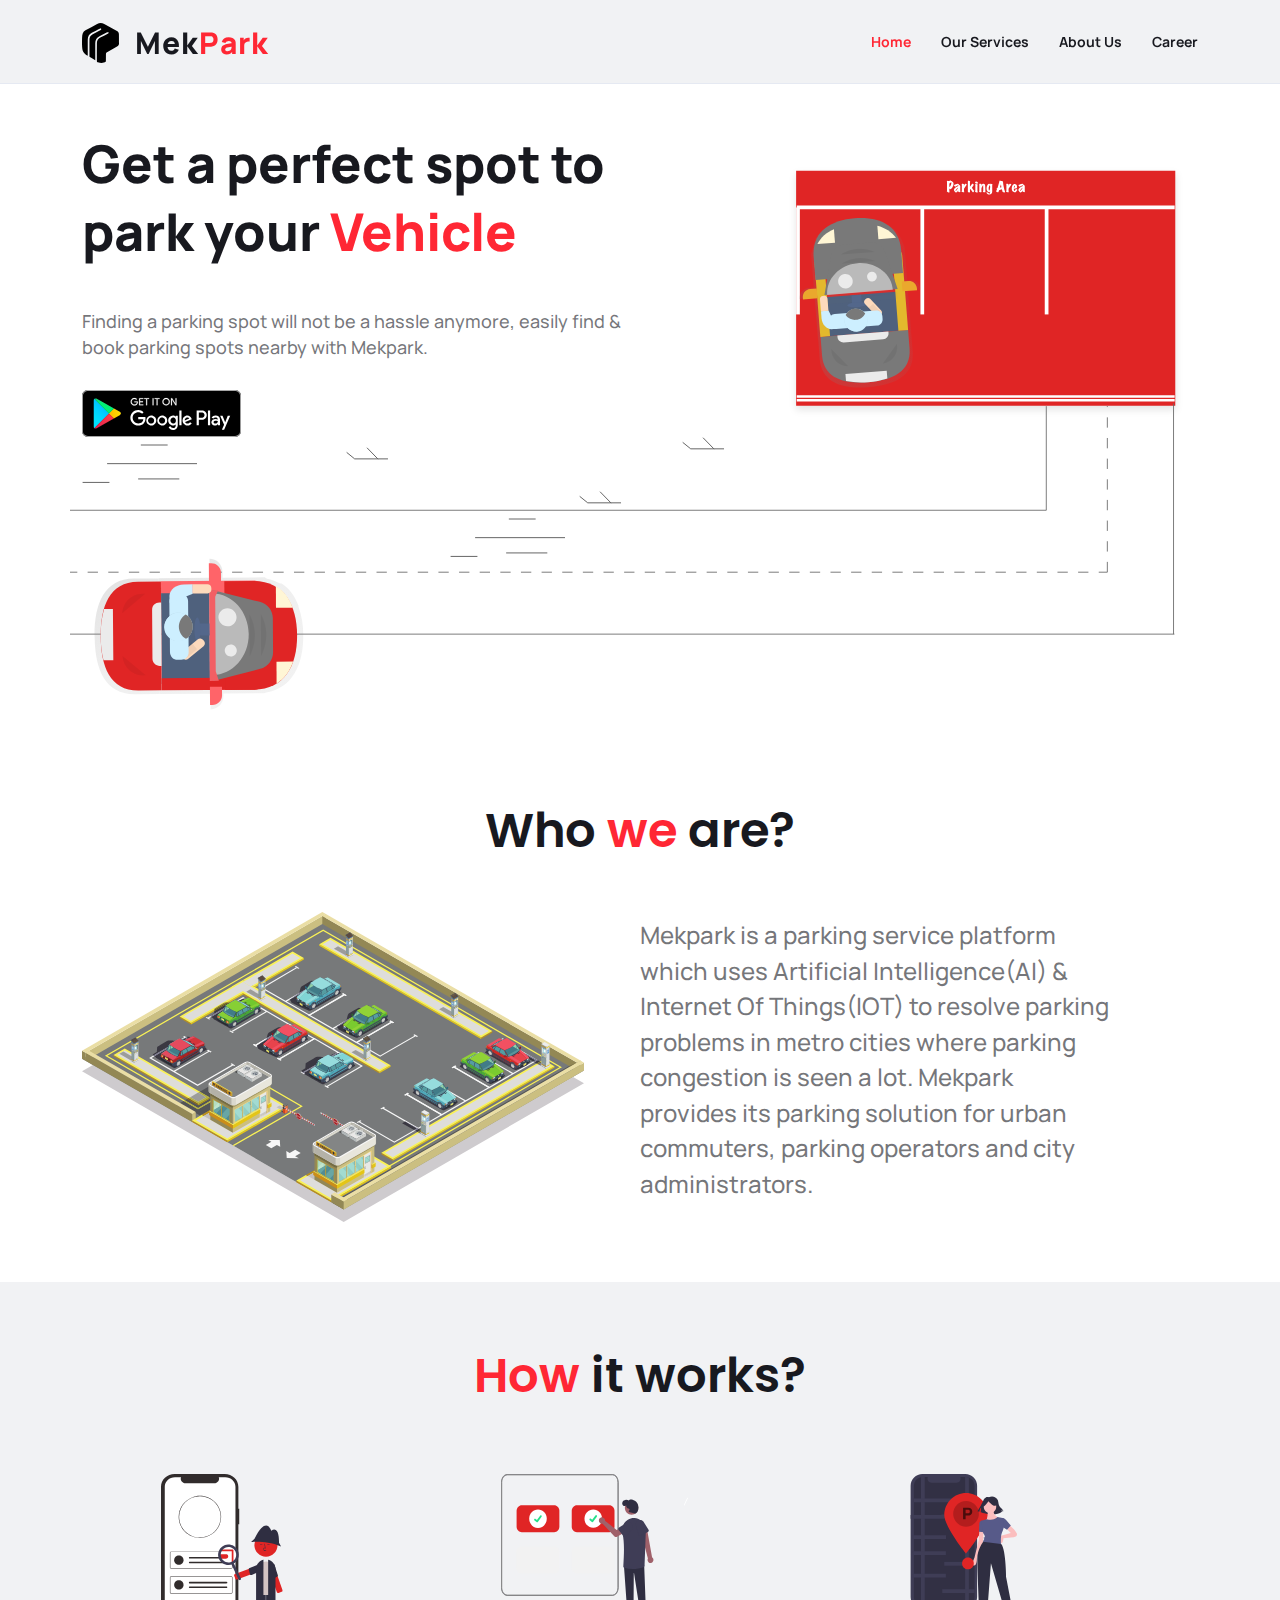
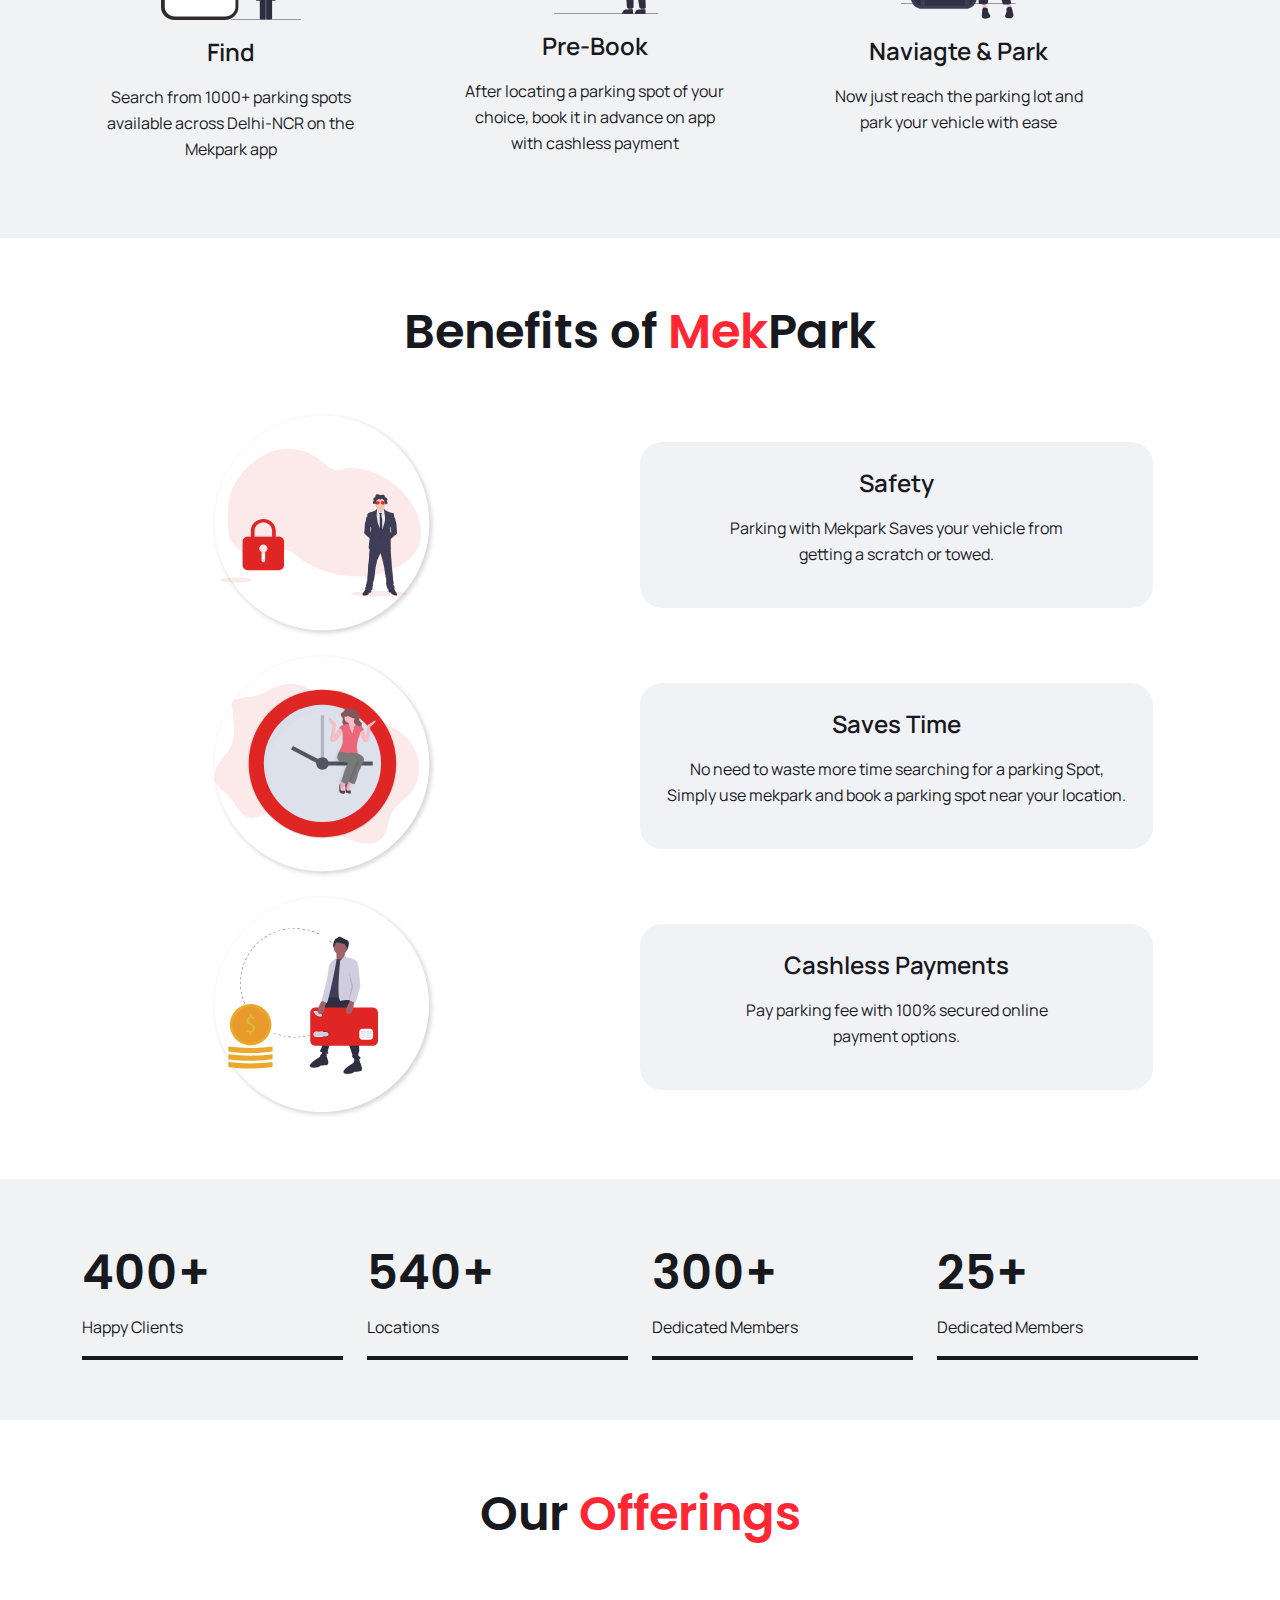
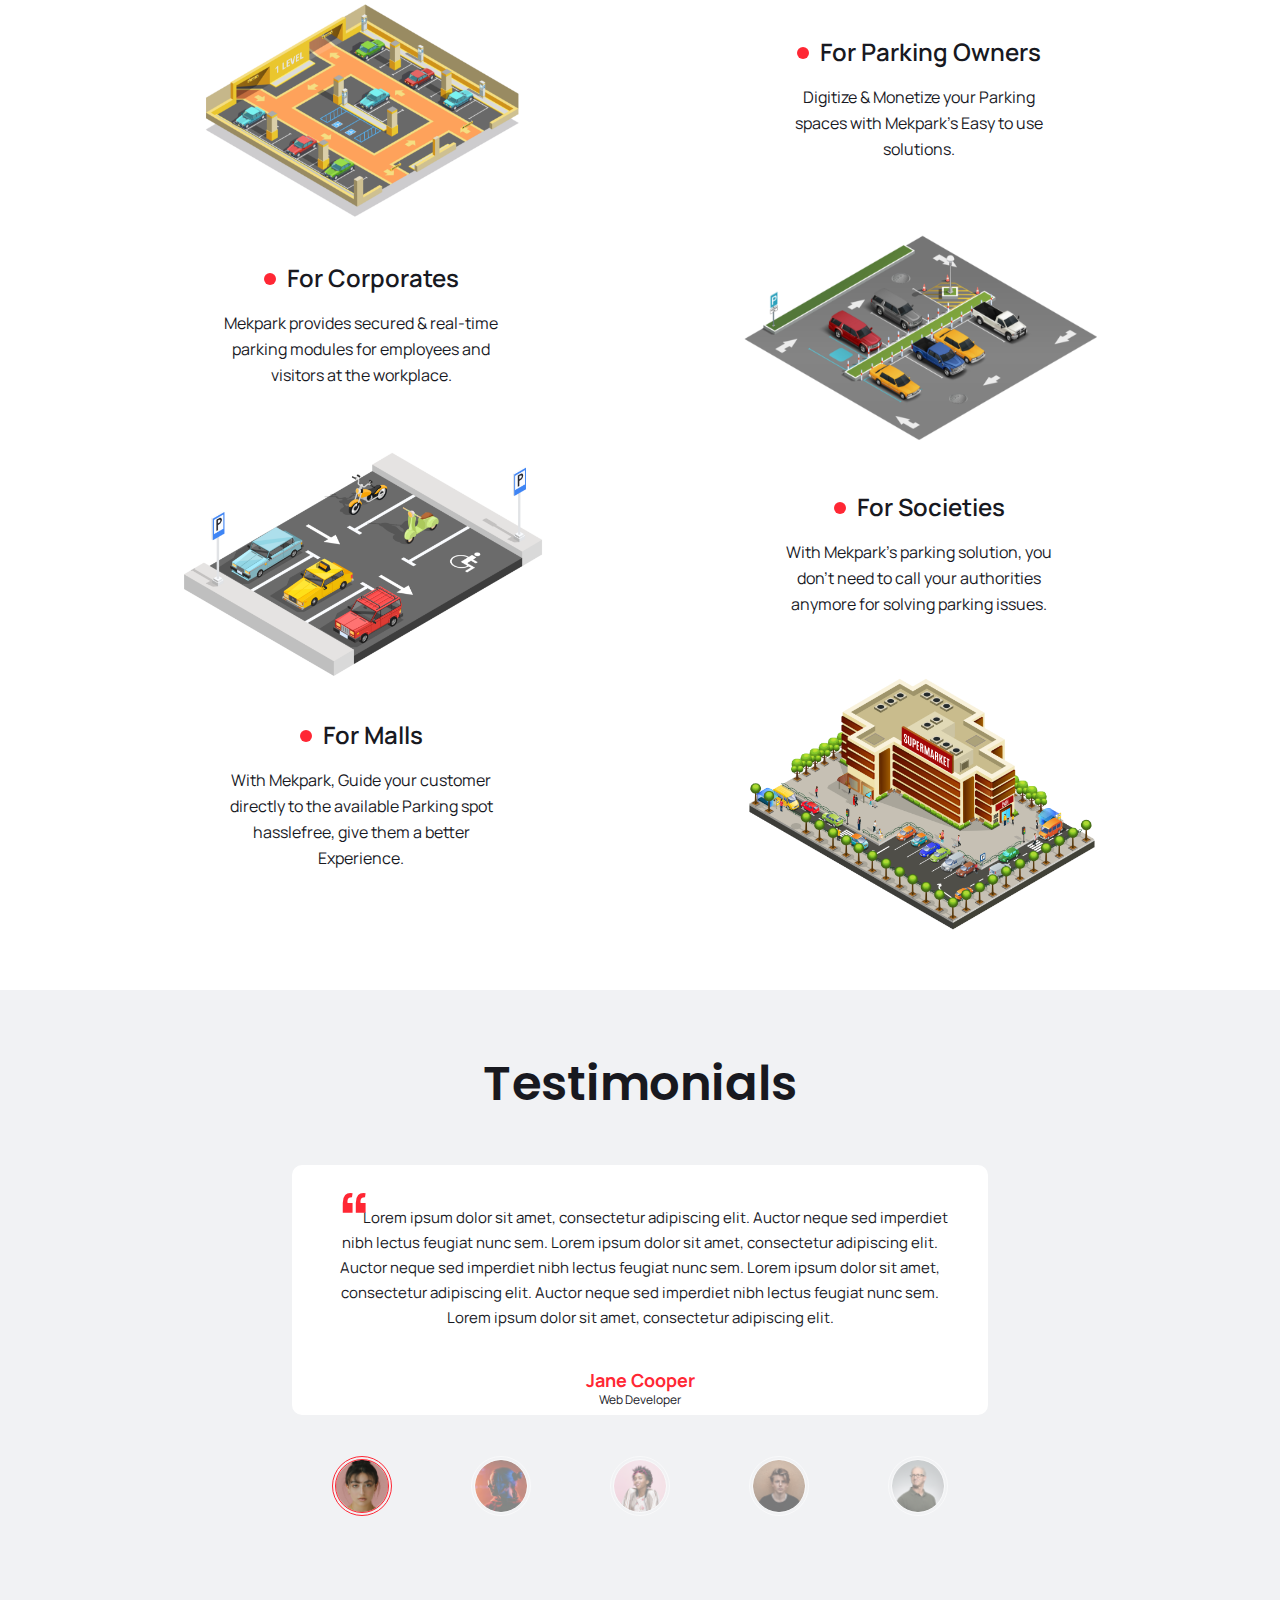
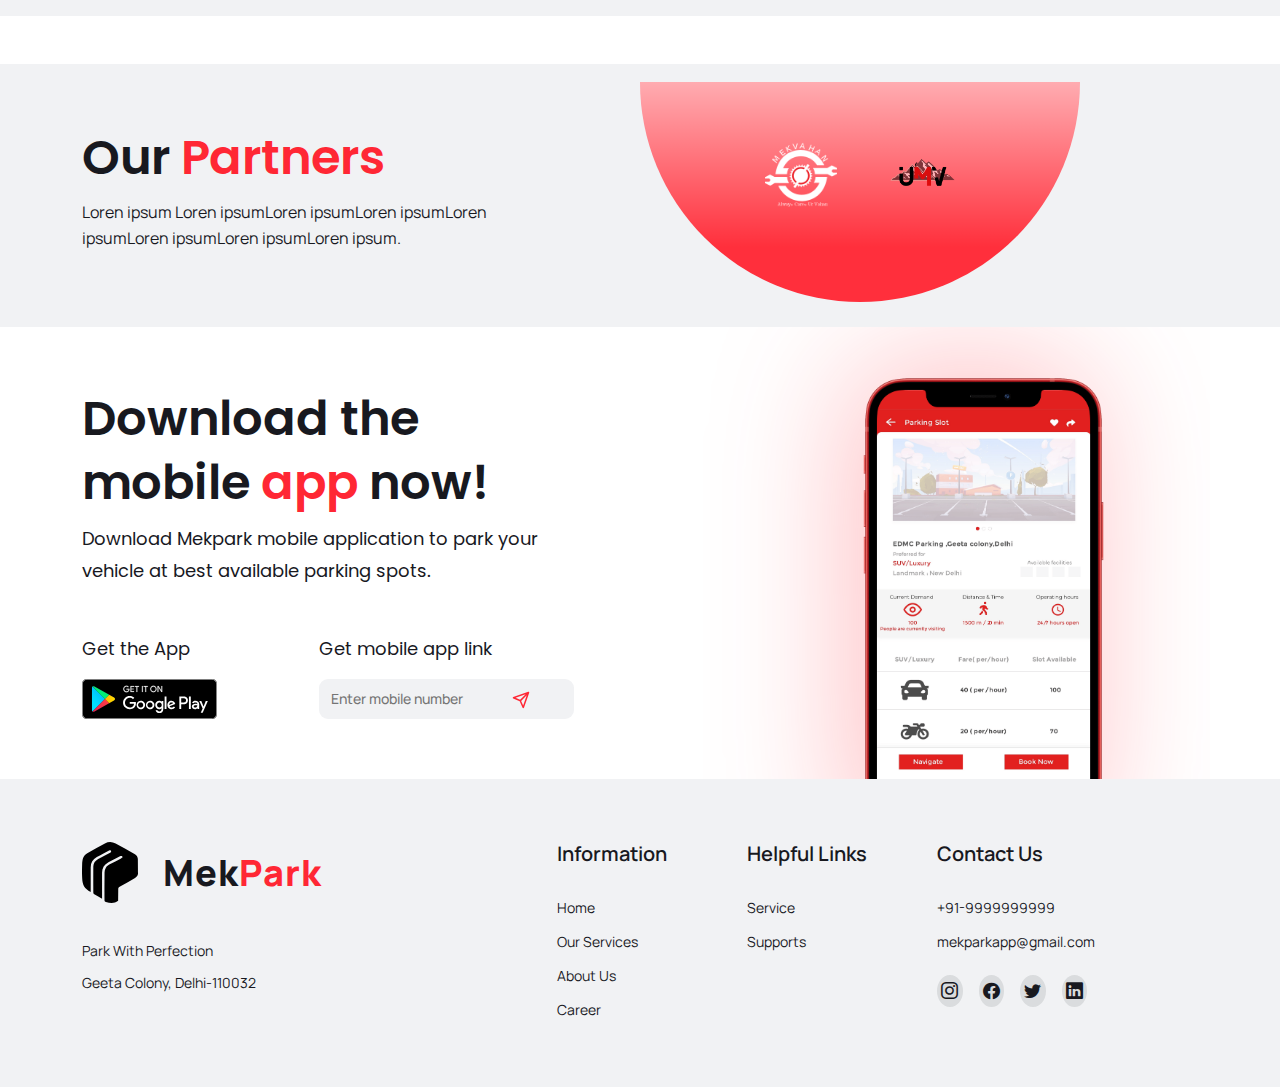
<file: index.html>
<!DOCTYPE html>
<html lang="en">
  <head>
    <meta charset="utf-8" />
    <meta content="width=device-width, initial-scale=1.0" name="viewport" />
    <meta name="Description" CONTENT="Creater: Kshitij Nariya, Category: Website">

    <title>MekPark</title>

    <!-- Favicons -->
    <link rel="icon" href="asset/img/favicon.png" />

    <!-- Google Fonts -->
    <link rel="preconnect" href="https://fonts.gstatic.com" />
    <link
      href="https://fonts.googleapis.com/css2?family=Manrope:wght@300;500;600;700;800&family=Poppins:wght@300;400;500;600;700;800&display=swap"
      rel="stylesheet"
    />

    <!-- Vendor CSS Files -->
    <link
      href="asset/vendor/bootstrap/css/bootstrap.min.css"
      rel="stylesheet"
    />
    <link
      href="asset/vendor/bootstrap-icons/bootstrap-icons.css"
      rel="stylesheet"
    />

    <!-- Testimonials Files -->
    <link rel="stylesheet" href="asset/vendor/Testimonials/owl.carousel.css" />
    <link rel="stylesheet" href="asset/vendor/Testimonials/owl.theme.css" />

    <!-- CSS File -->
    <link href="asset/css/style.css" rel="stylesheet" />
    <link href="asset/css/animation.css" rel="stylesheet" />
  </head>

  <body>
    <!-- ======= Header ======= -->
    <header id="header" class="header fixed-top">
      <div
        class="
          container-fluid container-xl
          d-flex
          align-items-center
          justify-content-between
        "
      >
        <a href="index.html" class="logo d-flex align-items-center">
          <img src="asset/img/logo.svg" alt="logo" />
          Mek<span>Park</span>
        </a>

        <nav id="navbar" class="navbar">
          <ul>
            <li>
              <a class="nav-link scrollto active" href="index.html">Home</a>
            </li>
            <li>
              <a class="nav-link scrollto" href="service.html">Our Services</a>
            </li>
            <li><a class="nav-link scrollto" href="about.html">About Us</a></li>
            <li><a class="nav-link scrollto" href="career.html">Career</a></li>
            <p class="copyright">© 2021 MekPark</p>
          </ul>
          <i class="bi bi-list mobile-nav-toggle"></i>
        </nav>
        <!-- .navbar -->
      </div>
    </header>
    <!-- End Header -->

    <!-- Main Section -->
    <section class="container mt-50">
      <div class="d-flex m-view">
        <div class="col-lg-6">
          <div class="main-header">
            <h1>Get a perfect spot to park your <span>Vehicle</span></h1>
            <p>
              Finding a parking spot will not be a hassle anymore, easily find &
              book parking spots nearby with Mekpark.
            </p>
            <a href=""
              ><img style="cursor: pointer" src="asset/img/getapp.svg" alt=""
            /></a>
          </div>
        </div>
      </div>
      <div class="animation">
        <img class="top-back" src="asset/img/home/top-back.svg" alt="back" />
        <img
          class="parking"
          src="asset/img/home/animation/road.svg"
          alt="parking"
        />
        <img class="car" src="asset/img/home/animation/car.svg" alt="car" />
      </div>
    </section>
    <!-- End Main Section -->

    <!-- Who we are Section -->
    <section class="container">
      <h1 class="section-header common-header">Who <span>we</span> are?</h1>
      <div class="d-flex align-items-center f-d-column">
        <div class="col-lg-6">
          <img
            class="wvr-parking"
            src="asset/img/home/wvr-img.svg"
            alt="Parking"
          />
        </div>
        <div class="col-lg-6">
          <p class="wvr-txt">
            Mekpark is a parking service platform which uses Artificial
            Intelligence(AI) & Internet Of Things(IOT) to resolve parking
            problems in metro cities where parking congestion is seen a lot.
            Mekpark provides its parking solution for urban commuters, parking
            operators and city administrators.
          </p>
        </div>
      </div>
    </section>
    <!-- End Who we are Section -->

    <!-- How it works Section -->
    <section class="theme-color">
      <div class="container">
        <h1 class="section-header common-header"><span>How</span> it works?</h1>
        <div class="container d-flex mt-4 f-d-column">
          <div class="col-lg-4">
            <div class="w-75 d-grid justify-items-center box m-box">
              <img
                class="hiw-img-margin"
                src="asset/img/home/hiw-1.svg"
                alt="Find"
              />
              <p class="common-txt1">Find</p>
              <p class="common-txt2 text-center">
                Search from 1000+ parking spots available across Delhi-NCR on
                the Mekpark app
              </p>
            </div>
          </div>
          <div class="col-lg-4">
            <div class="w-75 d-grid justify-items-center box m-box">
              <img
                class="hiw-img-margin"
                src="asset/img/home/hiw-2.svg"
                alt="Pre-Book"
              />
              <p class="common-txt1">Pre-Book</p>
              <p class="common-txt2 text-center">
                After locating a parking spot of your choice, book it in advance
                on app with cashless payment
              </p>
            </div>
          </div>
          <div class="col-lg-4">
            <div class="w-75 d-grid justify-items-center box m-box">
              <img
                class="hiw-img-margin"
                src="asset/img/home/hiw-3.svg"
                alt="Navigate"
              />
              <p class="common-txt1">Naviagte & Park</p>
              <p class="common-txt2 text-center">
                Now just reach the parking lot and park your vehicle with ease
              </p>
            </div>
          </div>
        </div>
      </div>
    </section>
    <!-- End How it works Section -->

    <!-- Benefits Section -->
    <section class="container">
      <h1 class="section-header common-header">
        Benefits of <span>Mek</span>Park
      </h1>
      <div class="d-flex align-items-center mb-3 f-d-column">
        <div class="col-lg-6 d-grid justify-content-center">
          <img class="ben-img" src="asset/img/home/b-img-1.svg" alt="Safety" />
        </div>
        <div class="col-lg-6">
          <div
            class="
              theme-color
              b-con
              align-items-center
              justify-items-center
              d-grid
            "
          >
            <p class="common-txt1">Safety</p>
            <p class="common-txt2 w-75 text-center">
              Parking with Mekpark Saves your vehicle from getting a scratch or
              towed.
            </p>
          </div>
        </div>
      </div>
      <div class="d-flex align-items-center mb-3 f-d-column">
        <div class="col-lg-6 d-grid justify-content-center">
          <img class="ben-img" src="asset/img/home/b-img-2.svg" alt="Safety" />
        </div>
        <div class="col-lg-6">
          <div
            class="
              theme-color
              b-con
              align-items-center
              justify-items-center
              d-grid
            "
          >
            <p class="common-txt1">Saves Time</p>
            <p class="common-txt2 text-center">
              No need to waste more time searching for a parking Spot, Simply
              use mekpark and book a parking spot near your location.
            </p>
          </div>
        </div>
      </div>
      <div class="d-flex align-items-center f-d-column">
        <div class="col-lg-6 d-grid justify-content-center">
          <img class="ben-img" src="asset/img/home/b-img-3.svg" alt="Safety" />
        </div>
        <div class="col-lg-6">
          <div
            class="
              theme-color
              b-con
              align-items-center
              justify-items-center
              d-grid
            "
          >
            <p class="common-txt1">Cashless Payments</p>
            <p class="common-txt2 w-75 text-center">
              Pay parking fee with 100% secured online payment options.
            </p>
          </div>
        </div>
      </div>
    </section>
    <!-- End Benefits Section -->

    <!-- progress -->
    <section class="theme-color">
      <div class="container">
        <div class="row">
          <div class="col-md-3 col-6">
            <h2 class="common-header">400+</h2>
            <p class="common-txt2">Happy Clients</p>
            <div class="black-line"></div>
          </div>
          <div class="col-md-3 col-6">
            <h2 class="common-header">540+</h2>
            <p class="common-txt2">Locations</p>
            <div class="black-line"></div>
          </div>
          <div class="col-md-3 col-6">
            <h2 class="common-header">300+</h2>
            <p class="common-txt2">Dedicated Members</p>
            <div class="black-line"></div>
          </div>
          <div class="col-md-3 col-6">
            <h2 class="common-header">25+</h2>
            <p class="common-txt2">Dedicated Members</p>
            <div class="black-line"></div>
          </div>
        </div>
      </div>
    </section>
    <!-- End progress -->

    <!-- Benefits Section -->
    <section class="container">
      <h1 class="section-header common-header">Our <span>Offerings</span></h1>
      <div class="d-flex align-items-center f-d-column">
        <div class="col-lg-6 d-grid justify-content-center">
          <img
            class="offer-img"
            src="asset/img/home/offer-1.png"
            alt="Offering"
          />
        </div>
        <div class="col-lg-6">
          <div class="align-items-center justify-items-center d-grid">
            <div class="d-flex">
              <p class="r-dot"></p>
              <p class="common-txt1">For Parking Owners</p>
            </div>
            <p class="common-txt2 w-50 text-center">
              Digitize & Monetize your Parking spaces with Mekpark’s Easy to use
              solutions.
            </p>
          </div>
        </div>
      </div>
      <div class="d-flex f-r-revrse align-items-center f-d-column">
        <div class="col-lg-6 d-grid justify-content-center">
          <img
            class="offer-img"
            src="asset/img/home/offer-2.png"
            alt="Offering"
          />
        </div>
        <div class="col-lg-6">
          <div class="align-items-center justify-items-center d-grid">
            <div class="d-flex">
              <p class="r-dot"></p>
              <p class="common-txt1">For Corporates</p>
            </div>
            <p class="common-txt2 w-50 text-center">
              Mekpark provides secured & real-time parking modules for employees
              and visitors at the workplace.
            </p>
          </div>
        </div>
      </div>
      <div class="d-flex align-items-center f-d-column">
        <div class="col-lg-6 d-grid justify-content-center">
          <img
            class="offer-img"
            src="asset/img/home/offer-3.png"
            alt="Offering"
          />
        </div>
        <div class="col-lg-6">
          <div class="align-items-center justify-items-center d-grid">
            <div class="d-flex">
              <p class="r-dot"></p>
              <p class="common-txt1">For Societies</p>
            </div>
            <p class="common-txt2 w-50 text-center">
              With Mekpark’s parking solution, you don’t need to call your
              authorities anymore for solving parking issues.
            </p>
          </div>
        </div>
      </div>
      <div class="d-flex f-r-revrse align-items-center f-d-column">
        <div class="col-lg-6 d-grid justify-content-center">
          <img
            class="offer-img"
            src="asset/img/home/offer-4.png"
            alt="Offering"
          />
        </div>
        <div class="col-lg-6">
          <div class="align-items-center justify-items-center d-grid">
            <div class="d-flex">
              <p class="r-dot"></p>
              <p class="common-txt1">For Malls</p>
            </div>
            <p class="common-txt2 w-50 text-center">
              With Mekpark, Guide your customer directly to the available
              Parking spot hasslefree, give them a better Experience.
            </p>
          </div>
        </div>
      </div>
    </section>
    <!-- End Benefits Section -->

    <!-- Testimonials Section -->
    <section class="theme-color mb-lg-5 mb-3">
      <div class="container">
        <h1 class="section-header common-header">Testimonials</h1>
        <div class="row">
          <div class="col-md-offset-2 col-md-8 m-auto">
            <div id="testimonial-slider" class="owl-carousel">
              <div class="testimonial">
                <p class="description">
                  Lorem ipsum dolor sit amet, consectetur adipiscing elit.
                  Auctor neque sed imperdiet nibh lectus feugiat nunc sem. Lorem
                  ipsum dolor sit amet, consectetur adipiscing elit. Auctor
                  neque sed imperdiet nibh lectus feugiat nunc sem. Lorem ipsum
                  dolor sit amet, consectetur adipiscing elit. Auctor neque sed
                  imperdiet nibh lectus feugiat nunc sem. Lorem ipsum dolor sit
                  amet, consectetur adipiscing elit.
                </p>
                <h3 class="title">Jane Cooper</h3>
                <span class="post">Web Developer</span>
              </div>

              <div class="testimonial">
                <p class="description">
                  Lorem ipsum dolor sit amet, consectetur adipiscing elit.
                  Auctor neque sed imperdiet nibh lectus feugiat nunc sem. Lorem
                  ipsum dolor sit amet, consectetur adipiscing elit. Auctor
                  neque sed imperdiet nibh lectus feugiat nunc sem. Lorem ipsum
                  dolor sit amet, consectetur adipiscing elit. Auctor neque sed
                  imperdiet nibh lectus feugiat nunc sem. Lorem ipsum dolor sit
                  amet, consectetur adipiscing elit.
                </p>
                <div class="tes-text">
                  <h3 class="title">Jane Cooper</h3>
                  <span class="post">Web Developer</span>
                </div>
              </div>

              <div class="testimonial">
                <p class="description">
                  Lorem ipsum dolor sit amet, consectetur adipiscing elit.
                  Auctor neque sed imperdiet nibh lectus feugiat nunc sem. Lorem
                  ipsum dolor sit amet, consectetur adipiscing elit. Auctor
                  neque sed imperdiet nibh lectus feugiat nunc sem. Lorem ipsum
                  dolor sit amet, consectetur adipiscing elit.
                </p>
                <h3 class="title">Jane Cooper</h3>
                <span class="post">Web Developer</span>
              </div>

              <div class="testimonial">
                <p class="description">
                  Lorem ipsum dolor sit amet, consectetur adipiscing elit.
                  Auctor neque sed imperdiet nibh lectus feugiat nunc sem. Lorem
                  ipsum dolor sit amet, consectetur adipiscing elit. Auctor
                  neque sed imperdiet nibh lectus feugiat nunc sem. Lorem ipsum
                  dolor sit amet, consectetur adipiscing elit.
                </p>
                <h3 class="title">Jane Cooper</h3>
                <span class="post">Web Developer</span>
              </div>

              <div class="testimonial">
                <p class="description">
                  Lorem ipsum dolor sit amet, consectetur adipiscing elit.
                  Auctor neque sed imperdiet nibh lectus feugiat nunc sem. Lorem
                  ipsum dolor sit amet, consectetur adipiscing elit. Auctor
                  neque sed imperdiet nibh lectus feugiat nunc sem. Lorem ipsum
                  dolor sit amet, consectetur adipiscing elit.
                </p>
                <h3 class="title">Jane Cooper</h3>
                <span class="post">Web Developer</span>
              </div>
            </div>
          </div>
        </div>
      </div>
    </section>
    <!-- End Testimonials Section -->

    <!-- Partner -->
    <section class="theme-color">
      <div class="container">
        <div class="d-flex f-d-column">
          <div class="col-lg-6 m-d-grid">
            <h1 class="common-header t-a-center">Our <span>Partners</span></h1>
            <p class="common-txt2 w-75 t-a-center j-s-center">
              Loren ipsum Loren ipsumLoren ipsumLoren ipsumLoren ipsumLoren
              ipsumLoren ipsumLoren ipsum.
            </p>
          </div>
          <div class="col-lg-6 position-relative">
            <div class="p-c-con">
              <div class="p-circle">
                <div class="container-sm d-flex justify-content-evenly">
                  <a href="https://mekvahan.com" target="_blank"
                    ><img
                      class="partner-img"
                      src="asset/img/home/mekvahan.png"
                      alt="MekVahan"
                  /></a>
                  <a href=""
                    ><img
                      class="partner-img"
                      src="asset/img/home/umv.png"
                      alt="UMV"
                  /></a>
                </div>
              </div>
            </div>
          </div>
        </div>
      </div>
    </section>
    <!-- End Partner -->

    <!-- App link -->
    <section class="getlink container">
      <div class="d-flex m-view">
        <div class="col-lg-6">
          <div class="get-con">
            <h1>Download the mobile <span>app</span> now!</h1>
            <p>
              Download Mekpark mobile application to park your vehicle at best
              available parking spots.
            </p>
            <div class="getapp-con">
              <div class="col-lg-6">
                <p>Get the App</p>
                <a href=""><img src="asset/img/getapp.svg" alt="" /></a>
              </div>
              <div class="col-lg-6">
                <p>Get mobile app link</p>
                <div class="position-relative">
                  <input placeholder="Enter mobile number" id="mobile" />
                  <button type="submit" onclick="send_app_link()">
                    <svg
                      width="18"
                      height="18"
                      viewBox="0 0 18 18"
                      fill="none"
                      xmlns="http://www.w3.org/2000/svg"
                    >
                      <path
                        fill-rule="evenodd"
                        clip-rule="evenodd"
                        d="M17.0303 0.969691C17.2341 1.17342 17.3031 1.47584 17.2079 1.74778L11.9579 16.7478C11.8563 17.038 11.5878 17.2369 11.2806 17.2494C10.9733 17.2619 10.6895 17.0856 10.5646 16.8046L7.6818 10.3182L1.1954 7.43538C0.914389 7.31049 0.738092 7.02671 0.750627 6.71945C0.763163 6.41219 0.961991 6.14371 1.25224 6.04213L16.2522 0.792127C16.5242 0.696948 16.8266 0.765962 17.0303 0.969691ZM9.14456 9.91612L11.167 14.4667L14.7064 4.35429L9.14456 9.91612ZM13.6457 3.29362L3.53331 6.83297L8.0839 8.85546L13.6457 3.29362Z"
                        fill="#FF2734"
                      />
                    </svg>
                  </button>
                </div>
              </div>
            </div>
          </div>
        </div>
        <div class="col-lg-6 s-mobile">
          <img
            style="filter: drop-shadow(-14px -12px 67px rgba(255, 39, 52, 0.3))"
            src="asset/img/mobile.png"
            alt="Get link mobile"
          />
        </div>
      </div>
    </section>
    <!-- End App link -->

    <!-- footer -->
    <footer id="footer" class="footer">
      <div class="footer-top">
        <div class="container">
          <div class="row gy-4 t-align-center">
            <div class="col-lg-5 col-md-12 footer-info">
              <a href="index.html" class="logo d-flex align-items-center">
                <img src="asset/img/logo.svg" alt="logo" />
                Mek<span>Park</span>
              </a>
              <br />
              <p>Park With Perfection</p>
              <p>Geeta Colony, Delhi-110032</p>
            </div>

            <div class="col-lg-2 footer-links">
              <h4>Information</h4>
              <ul>
                <li><a href="index.html">Home</a></li>
                <li><a href="service.html">Our Services</a></li>
                <li><a href="about.html">About Us</a></li>
                <li><a href="career.html">Career</a></li>
              </ul>
            </div>

            <div class="col-lg-2 footer-links">
              <h4>Helpful Links</h4>
              <ul>
                <li><a href="service.html">Service</a></li>
                <li><a href="">Supports</a></li>
              </ul>
            </div>

            <div class="col-lg-2 footer-links">
              <h4>Contact Us</h4>
              <ul>
                <li><a href="tel:+91">+91-9999999999</a></li>
                <li>
                  <a href="mailto:cmekparkapp@gmail.com"
                    >mekparkapp@gmail.com</a
                  >
                </li>
              </ul>
              <div class="social-links mt-3">
                <a href="#"><i class="bi bi-instagram bx bxl-instagram"></i></a>
                <a href="#"><i class="bi bi-facebook"></i></a>
                <a href="#"><i class="bi bi-twitter"></i></a>
                <a href="#"><i class="bi bi-linkedin"></i></a>
              </div>
            </div>
          </div>
        </div>
      </div>
    </footer>
    <!-- End footer -->

    <!--- Scripts --->

    <script src="asset/js/main.js"></script>
    <script
      type="text/javascript"
      src="asset/vendor/Testimonials/jquery-1.12.0.js"
    ></script>
    <script
      type="text/javascript"
      src="asset/vendor/Testimonials/owl.carousel.js"
    ></script>
    <script>
      $(document).ready(function () {
        $("#testimonial-slider").owlCarousel({
          items: 1,
          itemsDesktop: [1000, 1],
          itemsDesktopSmall: [979, 1],
          itemsTablet: [768, 1],
          pagination: true,
          navigation: true,
          navigationText: ["", ""],
          slideSpeed: 1000,
          autoPlay: true,
        });
      });
    </script>
  </body>
</html>
</file>
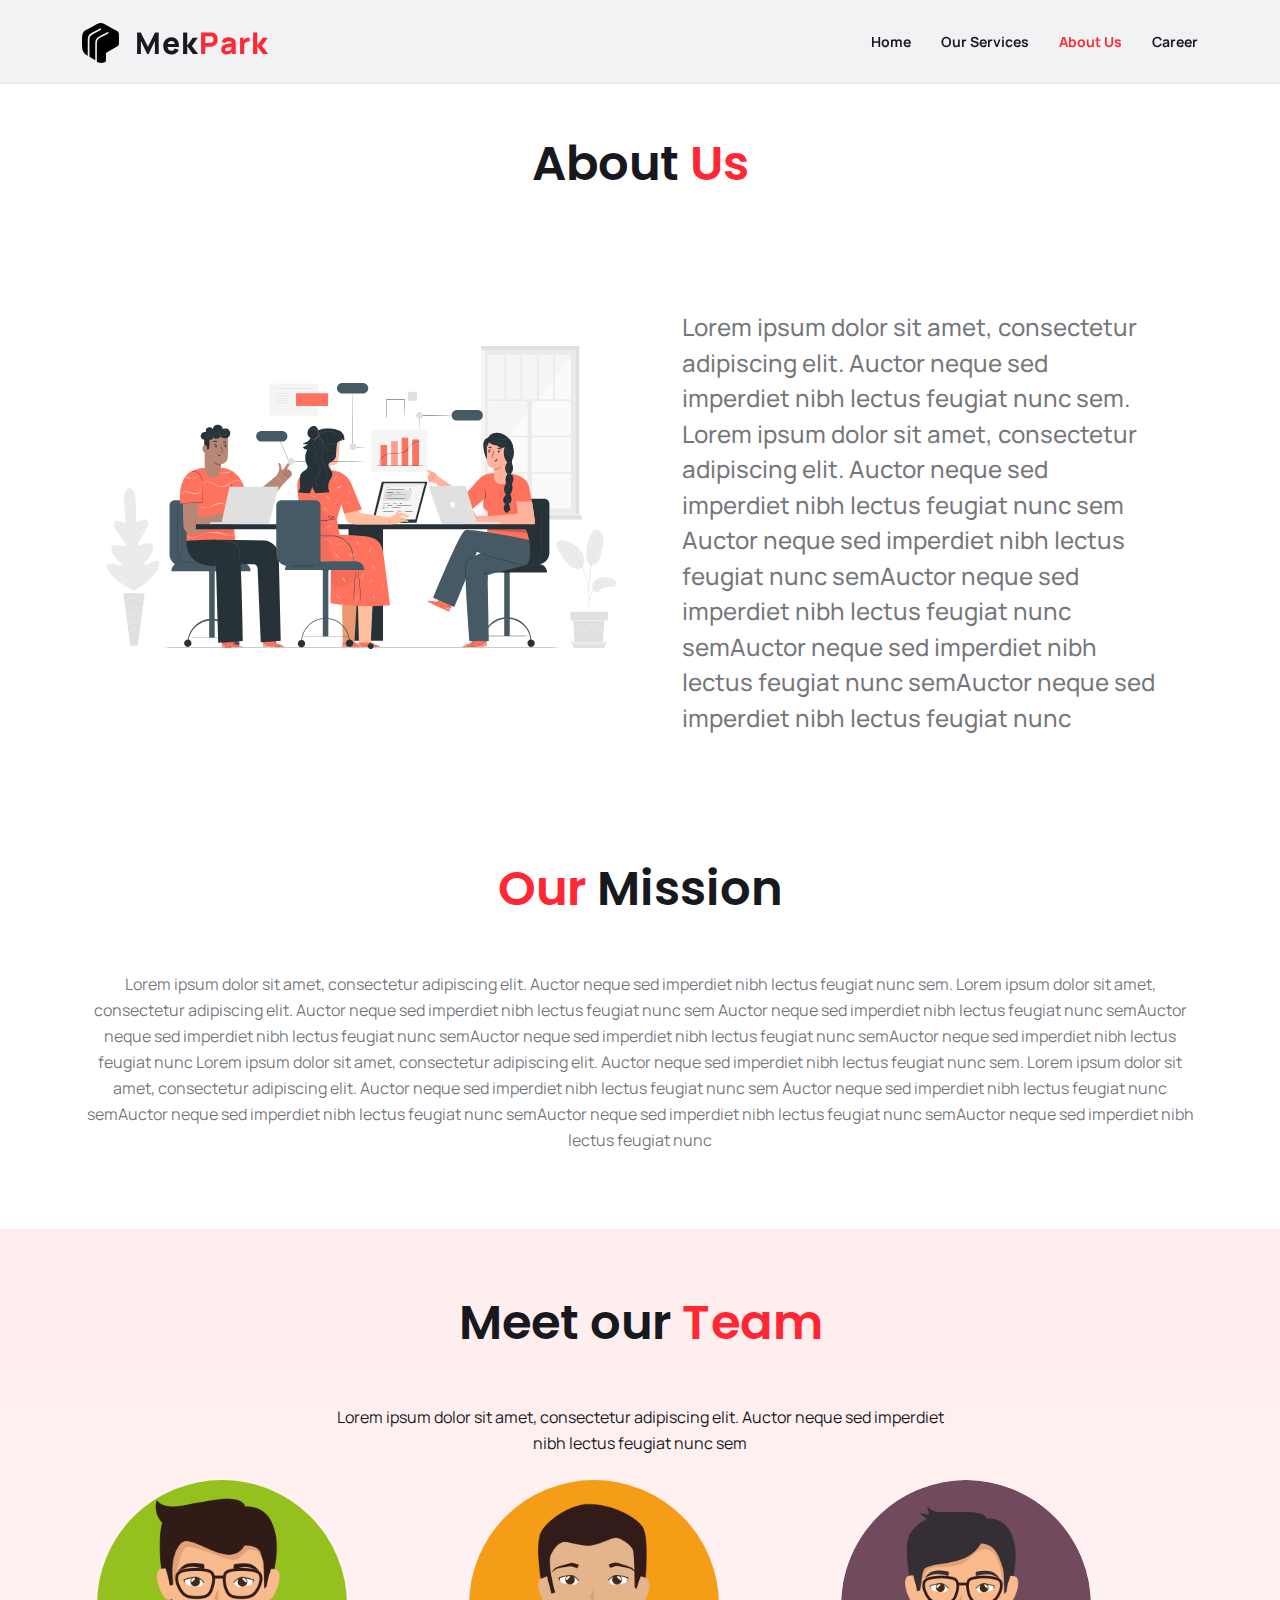
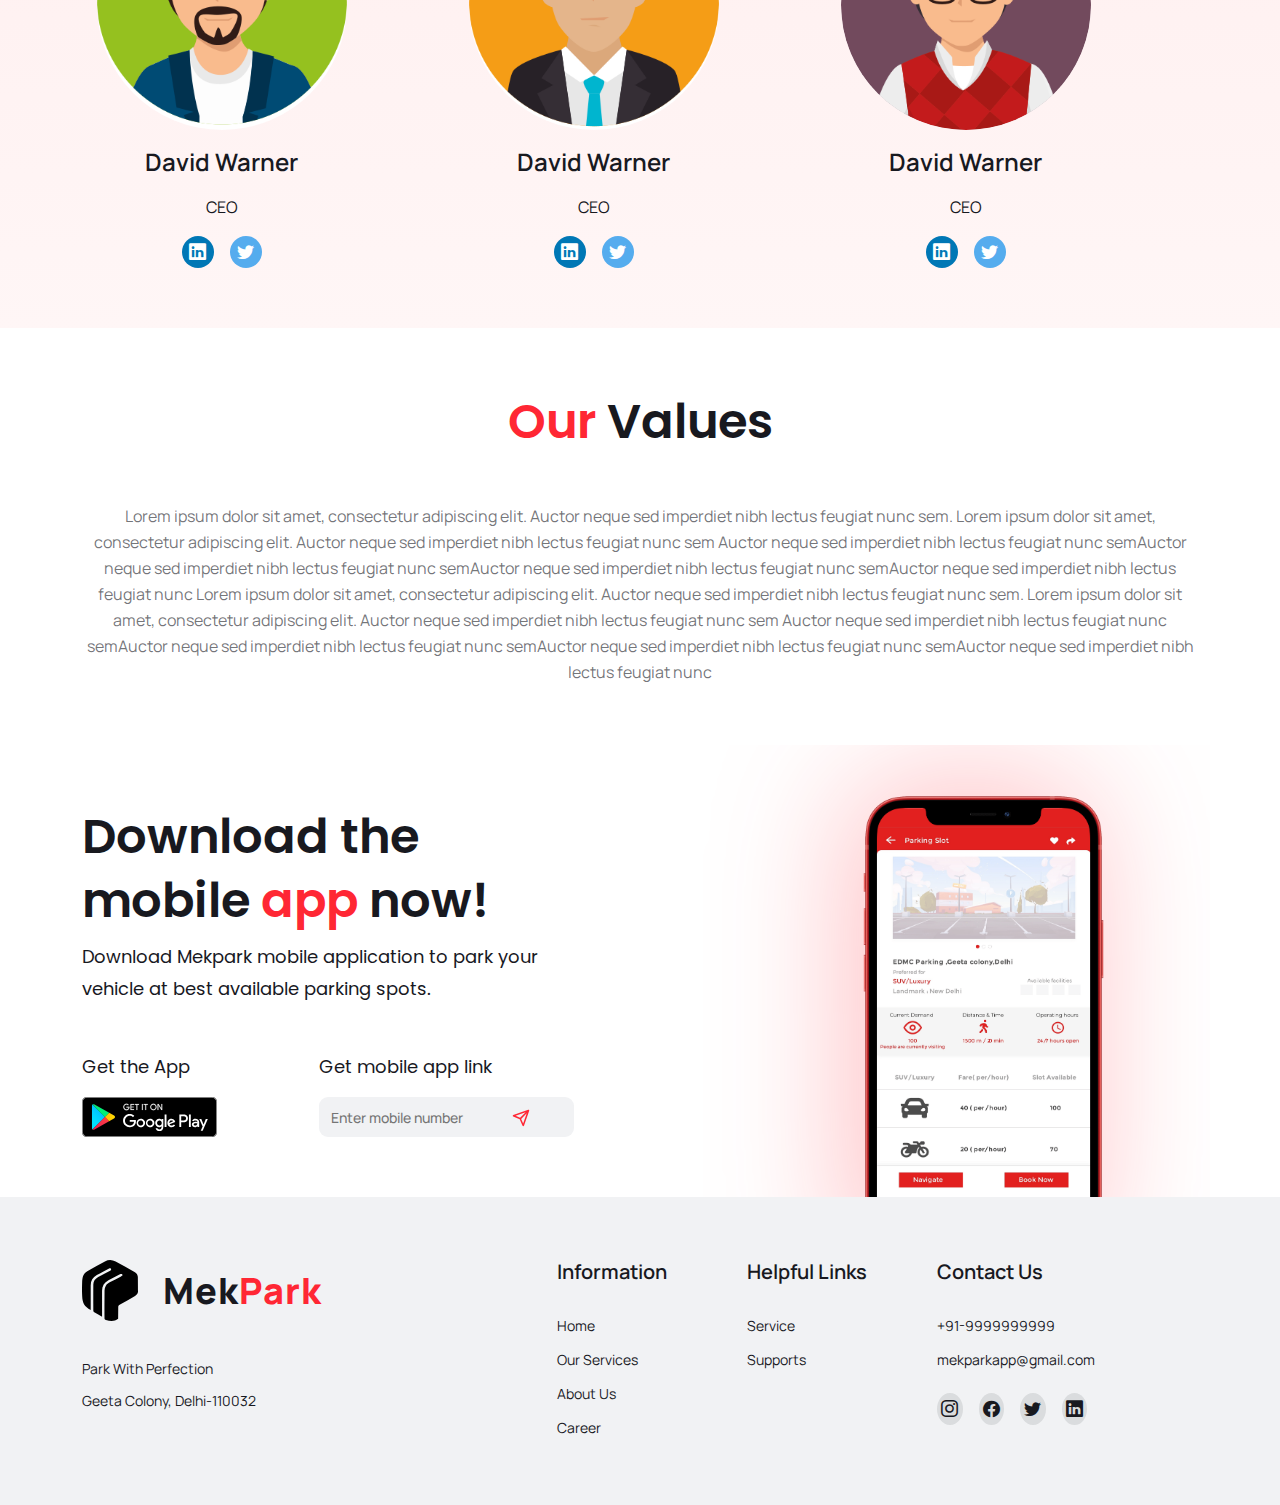
<file: about.html>
<!DOCTYPE html>
<html lang="en">
<head>
  <meta charset="utf-8">
  <meta content="width=device-width, initial-scale=1.0" name="viewport">

  <title>MekPark | About Us</title>

  <!-- Favicons -->
  <link rel="icon" href="asset/img/favicon.png">

  <!-- Google Fonts -->
  <link rel="preconnect" href="https://fonts.gstatic.com">
  <link href="https://fonts.googleapis.com/css2?family=Manrope:wght@300;500;600;700;800&family=Poppins:wght@300;400;500;600;700;800&display=swap" rel="stylesheet">

  <!-- Vendor CSS Files -->
  <link href="asset/vendor/bootstrap/css/bootstrap.min.css" rel="stylesheet">
  <link href="asset/vendor/bootstrap-icons/bootstrap-icons.css" rel="stylesheet">

  <!-- Template Main CSS File -->
  <link href="asset/css/style.css" rel="stylesheet">
</head>

<body>

      <!-- ======= Header ======= -->
      <header id="header" class="header fixed-top">
        <div class="container-fluid container-xl d-flex align-items-center justify-content-between">

          <a href="index.html" class="logo d-flex align-items-center">
            <img src="asset/img/logo.svg" alt="logo">
            Mek<span>Park</span>
          </a>

          <nav id="navbar" class="navbar">
            <ul>
              <li><a class="nav-link scrollto" href="index.html">Home</a></li>
              <li><a class="nav-link scrollto" href="service.html">Our Services</a></li>
              <li><a class="nav-link scrollto active" href="about.html">About Us</a></li>
              <li><a class="nav-link scrollto" href="career.html">Career</a></li>
              <p class="copyright">© 2021 MekPark</p>
            </ul>
            <i class="bi bi-list mobile-nav-toggle"></i>
          </nav><!-- .navbar -->

        </div>
      </header>
      <!-- End Header -->

      <!-- Main Section -->
      <section class="container mt-50">
        <h1 class="section-header common-header">About <span>Us</span></h1>
        <div class="d-flex f-d-column mt-0 mt-lg-4">
          <div class="col-lg-6 d-grid">
            <img class="about-w m-auto" src="asset/img/about/main-a.svg" alt="Resume">
          </div>
          <div class="col-lg-6 mt-5 align-self-center">
            <p class="wvr-txt m-auto">Lorem ipsum dolor sit amet, consectetur adipiscing elit. Auctor neque sed imperdiet nibh lectus feugiat nunc sem. Lorem ipsum dolor sit amet, consectetur adipiscing elit. Auctor neque sed imperdiet nibh lectus feugiat nunc sem Auctor neque sed imperdiet nibh lectus feugiat nunc semAuctor neque sed imperdiet nibh lectus feugiat nunc semAuctor neque sed imperdiet nibh lectus feugiat nunc semAuctor neque sed imperdiet nibh lectus feugiat nunc </p>
          </div>
        </div>
      </section>
      <!-- End Main Section -->

      <!-- Section -->
      <section class="container">
          <h1 class="common-header section-header"><span>Our</span> Mission</h1>
          <p class="common-txt2 text-center w-100" style="color: rgba(24, 25, 31, 0.62);">Lorem ipsum dolor sit amet, consectetur adipiscing elit. Auctor neque sed imperdiet nibh lectus feugiat nunc sem. Lorem ipsum dolor sit amet, consectetur adipiscing elit. Auctor neque sed imperdiet nibh lectus feugiat nunc sem Auctor neque sed imperdiet nibh lectus feugiat nunc semAuctor neque sed imperdiet nibh lectus feugiat nunc semAuctor neque sed imperdiet nibh lectus feugiat nunc semAuctor neque sed imperdiet nibh lectus feugiat nunc Lorem ipsum dolor sit amet, consectetur adipiscing elit. Auctor neque sed imperdiet nibh lectus feugiat nunc sem. Lorem ipsum dolor sit amet, consectetur adipiscing elit. Auctor neque sed imperdiet nibh lectus feugiat nunc sem Auctor neque sed imperdiet nibh lectus feugiat nunc semAuctor neque sed imperdiet nibh lectus feugiat nunc semAuctor neque sed imperdiet nibh lectus feugiat nunc semAuctor neque sed imperdiet nibh lectus feugiat nunc </p>
      </section>
      <!-- End Section -->

      <!-- How it works Section -->
      <section style="background: linear-gradient(180deg, #FFEDED 0%, rgba(255, 237, 237, 0.5) 100%);">
        <h1 class="section-header common-header">Meet our <span>Team</span></h1>
        <p class="common-txt2 text-center w-50 m-auto">Lorem ipsum dolor sit amet, consectetur adipiscing elit. Auctor neque sed imperdiet nibh lectus feugiat nunc sem</p>
        <div class="container d-flex mt-4 f-d-column">
          <div class="col-lg-4">
            <div class="w-75 d-grid justify-items-center about-box m-box">
              <div class="team-circle team-member1 mb-4 mb-lg-3"></div>
              <p class="common-txt1">David Warner</p>
              <p class="common-txt2 text-center">CEO</p>
              <div class="social-links">
                <a href="#" style="background-color: #0077B5; color: #FFFFFF;"><i class="bi bi-linkedin"></i></a>
                <a href="#" class="m-0" style="background-color: #55ACEE; color: #FFFFFF;"><i class="bi bi-twitter"></i></a>
              </div>
            </div>
          </div>
          <div class="col-lg-4">
            <div class="w-75 d-grid justify-items-center about-box m-box">
              <div class="team-circle team-member2 mb-4 mb-lg-3"></div>
              <p class="common-txt1">David Warner</p>
              <p class="common-txt2 text-center">CEO</p>
              <div class="social-links">
                <a href="#" style="background-color: #0077B5; color: #FFFFFF;"><i class="bi bi-linkedin"></i></a>
                <a href="#" class="m-0" style="background-color: #55ACEE; color: #FFFFFF;"><i class="bi bi-twitter"></i></a>
              </div>
            </div>
          </div>
          <div class="col-lg-4">
            <div class="w-75 d-grid justify-items-center about-box m-box">
              <div class="team-circle team-member3 mb-4 mb-lg-3"></div>
              <p class="common-txt1">David Warner</p>
              <p class="common-txt2 text-center">CEO</p>
              <div class="social-links">
                <a href="#" style="background-color: #0077B5; color: #FFFFFF;"><i class="bi bi-linkedin"></i></a>
                <a href="#" class="m-0" style="background-color: #55ACEE; color: #FFFFFF;"><i class="bi bi-twitter"></i></a>
              </div>
            </div>
          </div>
        </div>
      </section>
      <!-- End How it works Section -->

      <!-- value Section -->
      <section class="container">
        <h1 class="section-header common-header"><span>Our</span> Values</h1>
        <p class="common-txt2 text-center w-100 m-auto" style="color: rgba(24, 25, 31, 0.62);">Lorem ipsum dolor sit amet, consectetur adipiscing elit. Auctor neque sed imperdiet nibh lectus feugiat nunc sem. Lorem ipsum dolor sit amet, consectetur adipiscing elit. Auctor neque sed imperdiet nibh lectus feugiat nunc sem Auctor neque sed imperdiet nibh lectus feugiat nunc semAuctor neque sed imperdiet nibh lectus feugiat nunc semAuctor neque sed imperdiet nibh lectus feugiat nunc semAuctor neque sed imperdiet nibh lectus feugiat nunc Lorem ipsum dolor sit amet, consectetur adipiscing elit. Auctor neque sed imperdiet nibh lectus feugiat nunc sem. Lorem ipsum dolor sit amet, consectetur adipiscing elit. Auctor neque sed imperdiet nibh lectus feugiat nunc sem Auctor neque sed imperdiet nibh lectus feugiat nunc semAuctor neque sed imperdiet nibh lectus feugiat nunc semAuctor neque sed imperdiet nibh lectus feugiat nunc semAuctor neque sed imperdiet nibh lectus feugiat nunc </p>
      </section>
      <!-- End value Section -->

      <!-- App link -->
      <section class="getlink container">
        <div class="d-flex m-view">
          <div class="col-lg-6">
            <div class="get-con">
              <h1>Download the mobile <span>app</span> now!</h1>
              <p>Download Mekpark mobile application to park your vehicle at best available parking spots.</p>
              <div class="getapp-con">
                <div class="col-lg-6">
                  <p>Get the App</p>
                  <a href=""><img src="asset/img/getapp.svg" alt=""></a>
                </div>
                <div class="col-lg-6">
                  <p>Get mobile app link</p>
                  <div class="position-relative">
                    <input placeholder="Enter mobile number">
                    <button type="submit">
                      <svg width="18" height="18" viewBox="0 0 18 18" fill="none" xmlns="http://www.w3.org/2000/svg">
                        <path fill-rule="evenodd" clip-rule="evenodd" d="M17.0303 0.969691C17.2341 1.17342 17.3031 1.47584 17.2079 1.74778L11.9579 16.7478C11.8563 17.038 11.5878 17.2369 11.2806 17.2494C10.9733 17.2619 10.6895 17.0856 10.5646 16.8046L7.6818 10.3182L1.1954 7.43538C0.914389 7.31049 0.738092 7.02671 0.750627 6.71945C0.763163 6.41219 0.961991 6.14371 1.25224 6.04213L16.2522 0.792127C16.5242 0.696948 16.8266 0.765962 17.0303 0.969691ZM9.14456 9.91612L11.167 14.4667L14.7064 4.35429L9.14456 9.91612ZM13.6457 3.29362L3.53331 6.83297L8.0839 8.85546L13.6457 3.29362Z" fill="#FF2734"/>
                      </svg>
                    </button>
                  </div>
                </div>
              </div>
            </div>
          </div>
          <div class="col-lg-6 s-mobile">
              <img style="filter: drop-shadow(-14px -12px 67px rgba(255, 39, 52, 0.3));" src="asset/img/mobile.png" alt="Get link mobile">
          </div>
        </div>
      </section>
      <!-- End App link -->

      <!-- footer -->
      <footer id="footer" class="footer">
        <div class="footer-top">
          <div class="container">
            <div class="row gy-4 t-align-center">
              <div class="col-lg-5 col-md-12 footer-info">
                <a href="index.html" class="logo d-flex align-items-center">
                  <img src="asset/img/logo.svg" alt="logo">
                  Mek<span>Park</span>
                </a>
                <br><p>Park With Perfection</p>
                <p>Geeta Colony, Delhi-110032</p>
              </div>

              <div class="col-lg-2 footer-links">
                <h4>Information</h4>
                <ul>
                  <li><a href="index.html">Home</a></li>
                  <li><a href="service.html">Our Services</a></li>
                  <li><a href="about.html">About Us</a></li>
                  <li><a href="career.html">Career</a></li>
                </ul>
              </div>

              <div class="col-lg-2 footer-links">
                <h4>Helpful Links</h4>
                <ul>
                  <li><a href="service.html">Service</a></li>
                  <li><a href="">Supports</a></li>
                </ul>
              </div>

              <div class="col-lg-2 footer-links">
                <h4>Contact Us</h4>
                <ul>
                    <li><a href="tel:+91">+91-9999999999</a></li>
                    <li><a href="mailto:cmekparkapp@gmail.com">mekparkapp@gmail.com</a></li>
                </ul>
                <div class="social-links mt-3">
                  <a href="#"><i class="bi bi-instagram bx bxl-instagram"></i></a>
                  <a href="#"><i class="bi bi-facebook"></i></a>
                  <a href="#"><i class="bi bi-twitter"></i></a>
                  <a href="#"><i class="bi bi-linkedin"></i></a>
                </div>
              </div>

            </div>
          </div>
        </div>
      </footer>
      <!-- End footer -->

    <!--- Scripts --->
    <script src="asset/js/main.js"></script>

  <script>

  </script>

  </body>
</html>
</file>
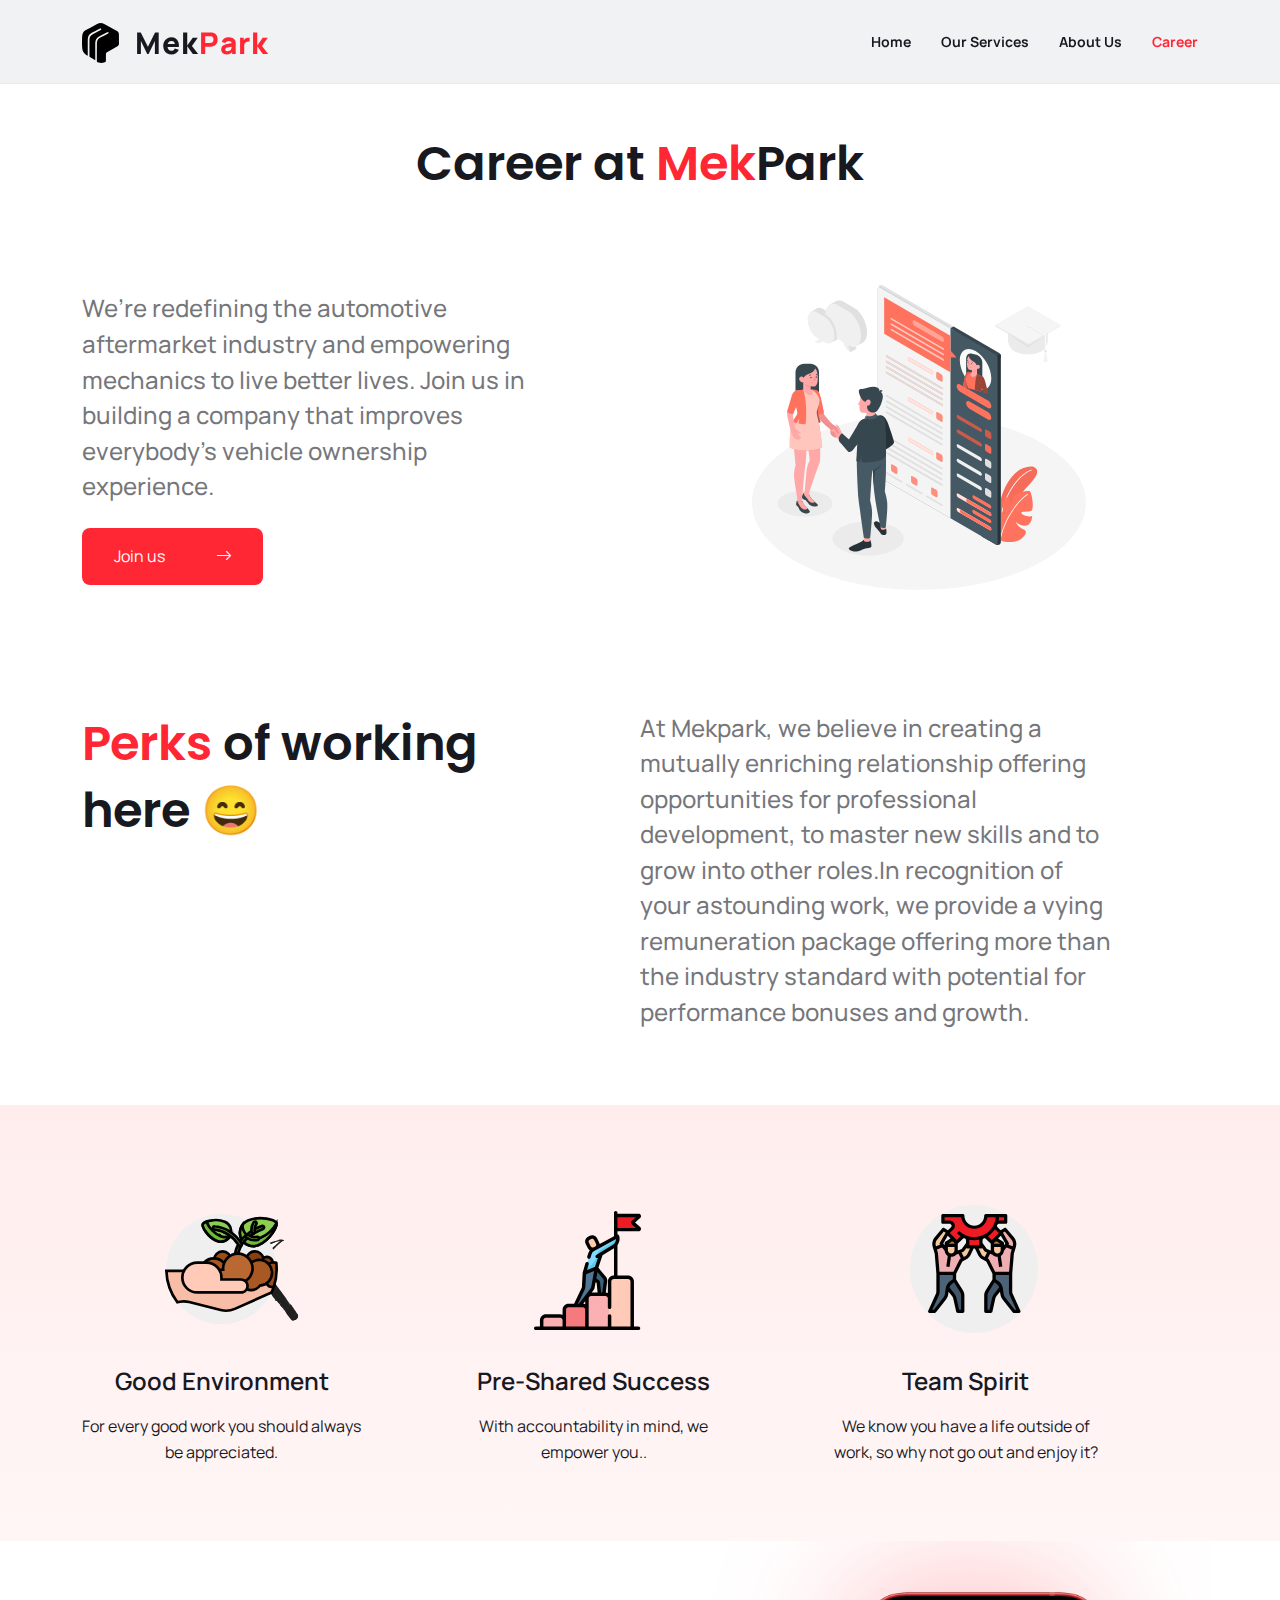
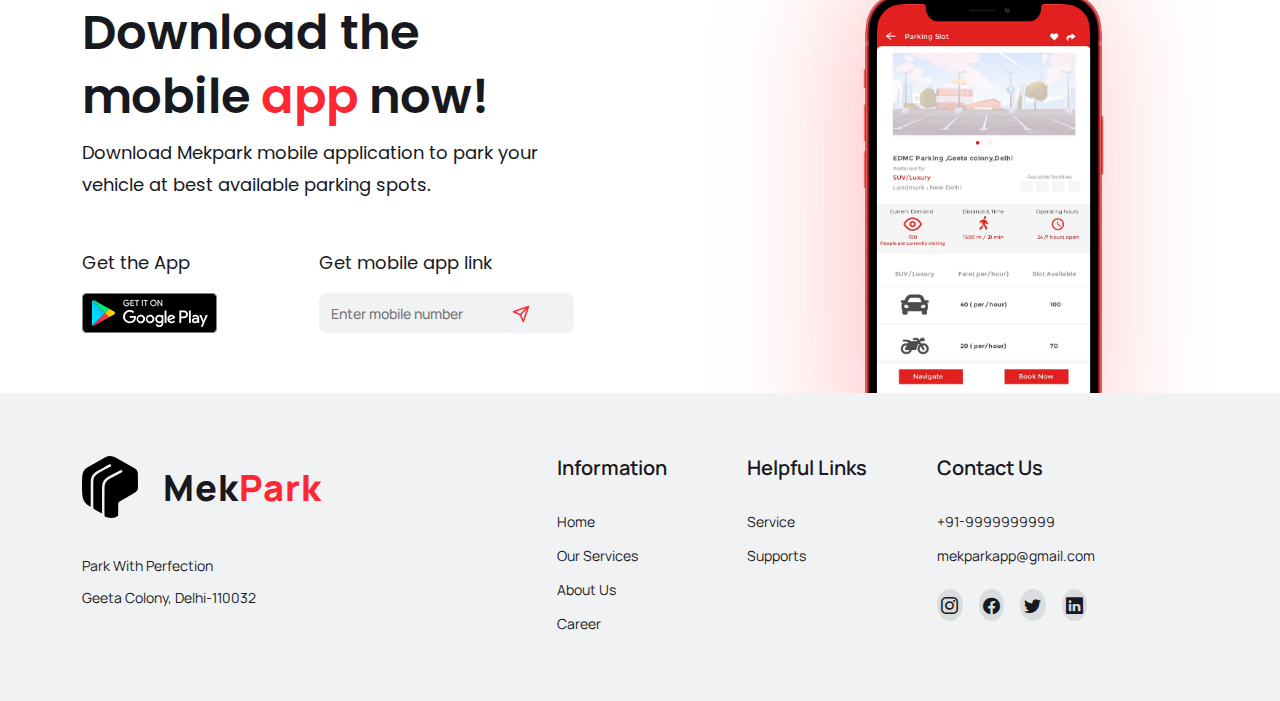
<file: career.html>
<!DOCTYPE html>
<html lang="en">
<head>
  <meta charset="utf-8">
  <meta content="width=device-width, initial-scale=1.0" name="viewport">

  <title>MekPark | Career</title>

  <!-- Favicons -->
  <link rel="icon" href="asset/img/favicon.png">

  <!-- Google Fonts -->
  <link rel="preconnect" href="https://fonts.gstatic.com">
  <link href="https://fonts.googleapis.com/css2?family=Manrope:wght@300;500;600;700;800&family=Poppins:wght@300;400;500;600;700;800&display=swap" rel="stylesheet">

  <!-- Vendor CSS Files -->
  <link href="asset/vendor/bootstrap/css/bootstrap.min.css" rel="stylesheet">
  <link href="asset/vendor/bootstrap-icons/bootstrap-icons.css" rel="stylesheet">

  <!-- Template Main CSS File -->
  <link href="asset/css/style.css" rel="stylesheet">
</head>

<body>

      <!-- ======= Header ======= -->
      <header id="header" class="header fixed-top">
        <div class="container-fluid container-xl d-flex align-items-center justify-content-between">

          <a href="index.html" class="logo d-flex align-items-center">
            <img src="asset/img/logo.svg" alt="logo">
            Mek<span>Park</span>
          </a>

          <nav id="navbar" class="navbar">
            <ul>
              <li><a class="nav-link scrollto" href="index.html">Home</a></li>
              <li><a class="nav-link scrollto" href="service.html">Our Services</a></li>
              <li><a class="nav-link scrollto" href="about.html">About Us</a></li>
              <li><a class="nav-link scrollto active" href="career.html">Career</a></li>
              <p class="copyright">© 2021 MekPark</p>
            </ul>
            <i class="bi bi-list mobile-nav-toggle"></i>
          </nav><!-- .navbar -->

        </div>
      </header>
      <!-- End Header -->

      <!-- Main Section -->
      <section class="container mt-50">
        <h1 class="section-header common-header">Career at <span>Mek</span>Park</h1>
        <div class="d-flex f-d-column f-r-revrse mt-5">
          <div class="col-lg-6">
            <img class="c-resume m-auto d-grid" src="asset/img/career/main-c.svg" alt="Resume">
          </div>
          <div class="col-lg-6 align-self-center">
            <p class="wvr-txt">We’re redefining the automotive aftermarket industry and empowering mechanics to live better lives. Join us in building a company that improves everybody’s vehicle ownership experience.</p>
            <button class="mt-lg-4 join-us d-flex justify-content-around align-items-center">Join us<i class="bi bi-arrow-right"></i></button>
          </div>
        </div>
      </section>
      <!-- End Main Section -->

      <!-- Section -->
      <section class="container d-flex f-d-column">
        <div class="col-lg-6">
          <h1 class="common-header t-a-center"><span>Perks</span> of working<br> here 😄</h1>
        </div>
        <div class="col-lg-6">
          <p class="wvr-txt">At Mekpark, we believe in creating a mutually enriching relationship offering opportunities for professional development, to master new skills and to grow into other roles.In recognition of your astounding work, we provide a vying remuneration package offering more than the industry standard with potential for performance bonuses and growth.</p>
        </div>
      </section>
      <!-- End Section -->

      <!-- How it works Section -->
      <section style="background: linear-gradient(180deg, #FFEDED 0%, rgba(255, 237, 237, 0.5) 100%);">
        <div class="container d-flex mt-4 f-d-column">
          <div class="col-lg-4">
            <div class="w-75 d-grid justify-items-center box m-box">
              <img class="hiw-img-margin" src="asset/img/career/goog-env.svg" alt="Good Environment">
              <p class="common-txt1">Good Environment</p>
              <p class="common-txt2 text-center">For every good work you should always be appreciated.</p>
            </div>
          </div>
          <div class="col-lg-4">
            <div class="w-75 d-grid justify-items-center box m-box">
              <img class="hiw-img-margin" src="asset/img/career/access.svg" alt="Shared Success">
              <p class="common-txt1">Pre-Shared Success</p>
              <p class="common-txt2 text-center">With accountability in mind, we empower you..</p>
            </div>
          </div>
          <div class="col-lg-4">
            <div class="w-75 d-grid justify-items-center box m-box">
              <img class="hiw-img-margin" src="asset/img/career/spirit.svg" alt="Team Spirit">
              <p class="common-txt1">Team Spirit</p>
              <p class="common-txt2 text-center">We know you have a life outside of work, so why not go out and enjoy it?</p>
            </div>
          </div>
        </div>
      </section>
      <!-- End How it works Section -->

      <!-- App link -->
      <section class="getlink container">
        <div class="d-flex m-view">
          <div class="col-lg-6">
            <div class="get-con">
              <h1>Download the mobile <span>app</span> now!</h1>
              <p>Download Mekpark mobile application to park your vehicle at best available parking spots.</p>
              <div class="getapp-con">
                <div class="col-lg-6">
                  <p>Get the App</p>
                  <a href=""><img src="asset/img/getapp.svg" alt=""></a>
                </div>
                <div class="col-lg-6">
                  <p>Get mobile app link</p>
                  <div class="position-relative">
                    <input placeholder="Enter mobile number">
                    <button type="submit">
                      <svg width="18" height="18" viewBox="0 0 18 18" fill="none" xmlns="http://www.w3.org/2000/svg">
                        <path fill-rule="evenodd" clip-rule="evenodd" d="M17.0303 0.969691C17.2341 1.17342 17.3031 1.47584 17.2079 1.74778L11.9579 16.7478C11.8563 17.038 11.5878 17.2369 11.2806 17.2494C10.9733 17.2619 10.6895 17.0856 10.5646 16.8046L7.6818 10.3182L1.1954 7.43538C0.914389 7.31049 0.738092 7.02671 0.750627 6.71945C0.763163 6.41219 0.961991 6.14371 1.25224 6.04213L16.2522 0.792127C16.5242 0.696948 16.8266 0.765962 17.0303 0.969691ZM9.14456 9.91612L11.167 14.4667L14.7064 4.35429L9.14456 9.91612ZM13.6457 3.29362L3.53331 6.83297L8.0839 8.85546L13.6457 3.29362Z" fill="#FF2734"/>
                      </svg>
                    </button>
                  </div>
                </div>
              </div>
            </div>
          </div>
          <div class="col-lg-6 s-mobile">
              <img style="filter: drop-shadow(-14px -12px 67px rgba(255, 39, 52, 0.3));" src="asset/img/mobile.png" alt="Get link mobile">
          </div>
        </div>
      </section>
      <!-- End App link -->

      <!-- footer -->
      <footer id="footer" class="footer">
        <div class="footer-top">
          <div class="container">
            <div class="row gy-4 t-align-center">
              <div class="col-lg-5 col-md-12 footer-info">
                <a href="index.html" class="logo d-flex align-items-center">
                  <img src="asset/img/logo.svg" alt="logo">
                  Mek<span>Park</span>
                </a>
                <br><p>Park With Perfection</p>
                <p>Geeta Colony, Delhi-110032</p>
              </div>

              <div class="col-lg-2 footer-links">
                <h4>Information</h4>
                <ul>
                  <li><a href="index.html">Home</a></li>
                  <li><a href="service.html">Our Services</a></li>
                  <li><a href="about.html">About Us</a></li>
                  <li><a href="career.html">Career</a></li>
                </ul>
              </div>

              <div class="col-lg-2 footer-links">
                <h4>Helpful Links</h4>
                <ul>
                  <li><a href="service.html">Service</a></li>
                  <li><a href="">Supports</a></li>
                </ul>
              </div>

              <div class="col-lg-2 footer-links">
                <h4>Contact Us</h4>
                <ul>
                    <li><a href="tel:+91">+91-9999999999</a></li>
                    <li><a href="mailto:cmekparkapp@gmail.com">mekparkapp@gmail.com</a></li>
                </ul>
                <div class="social-links mt-3">
                  <a href="#"><i class="bi bi-instagram bx bxl-instagram"></i></a>
                  <a href="#"><i class="bi bi-facebook"></i></a>
                  <a href="#"><i class="bi bi-twitter"></i></a>
                  <a href="#"><i class="bi bi-linkedin"></i></a>
                </div>
              </div>

            </div>
          </div>
        </div>
      </footer>
      <!-- End footer -->

    <!--- Scripts --->
    <script src="asset/js/main.js"></script>

  <script>

  </script>

  </body>
</html>
</file>
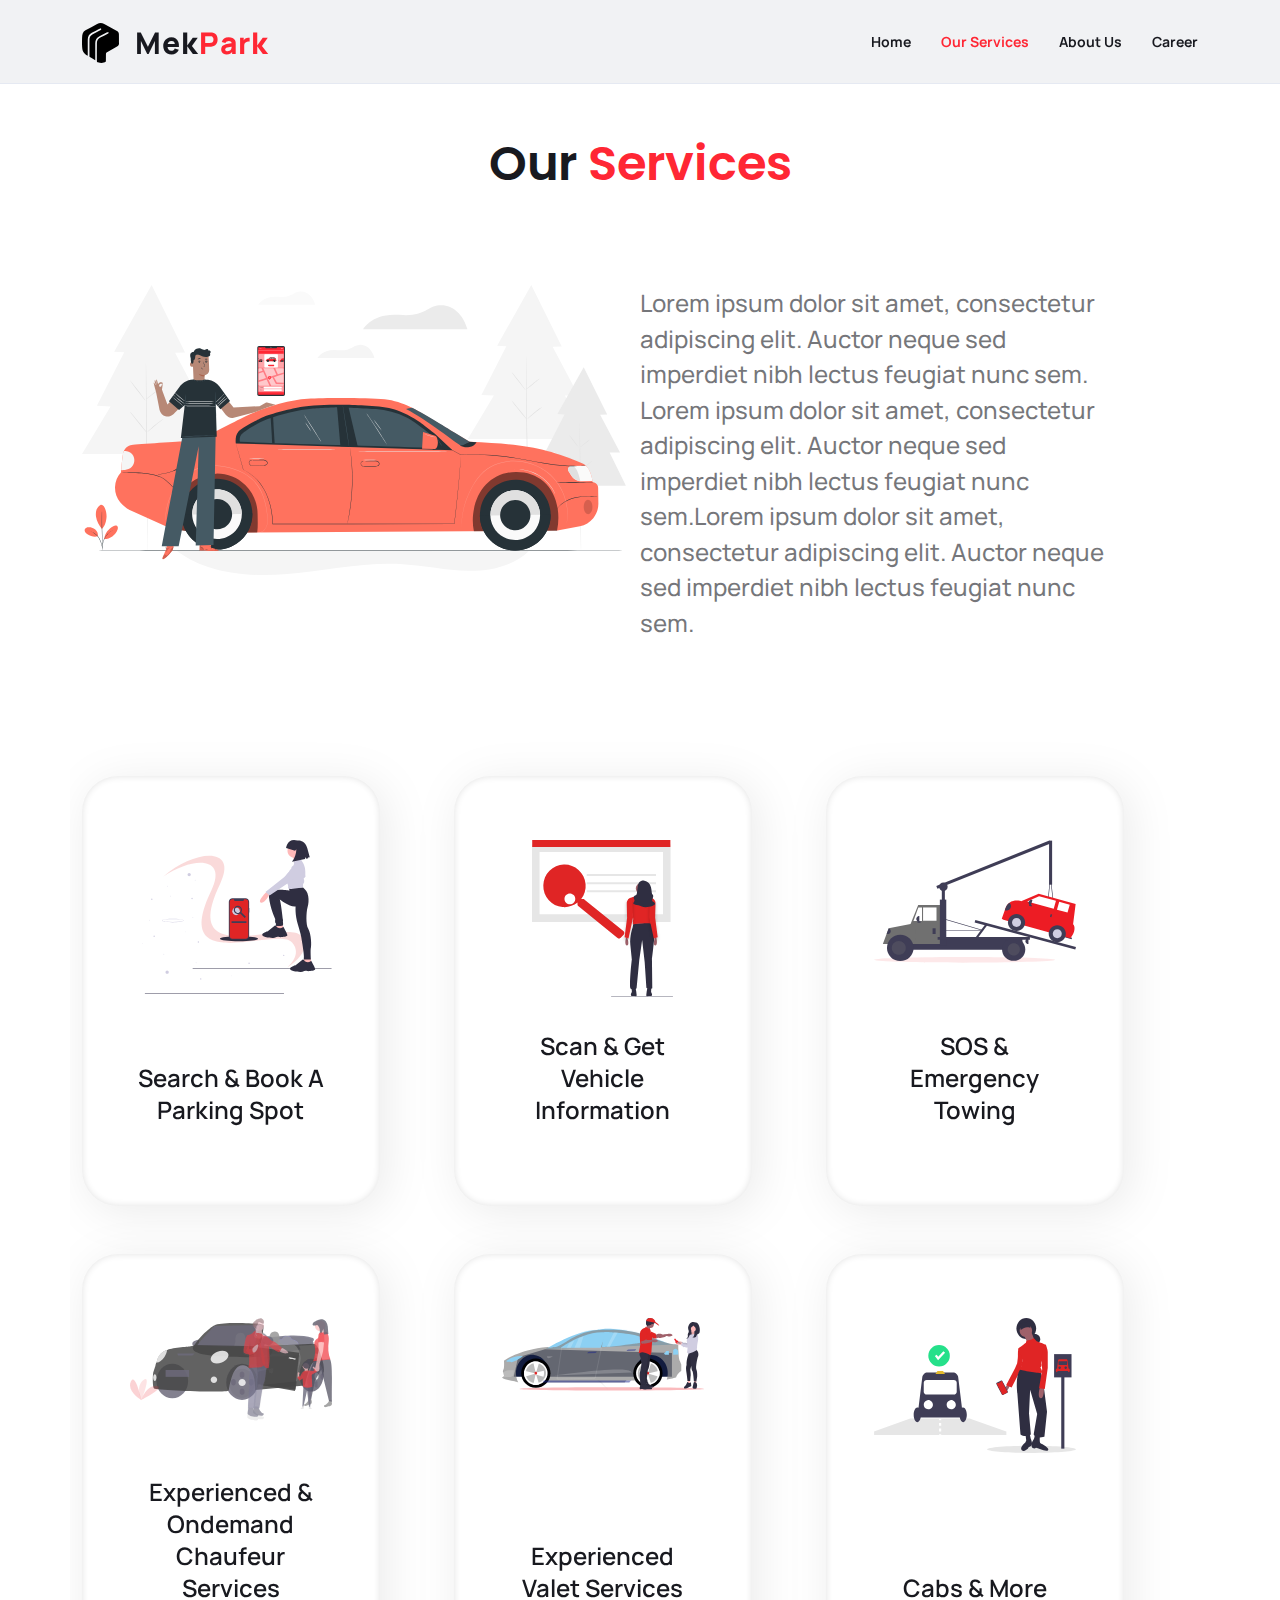
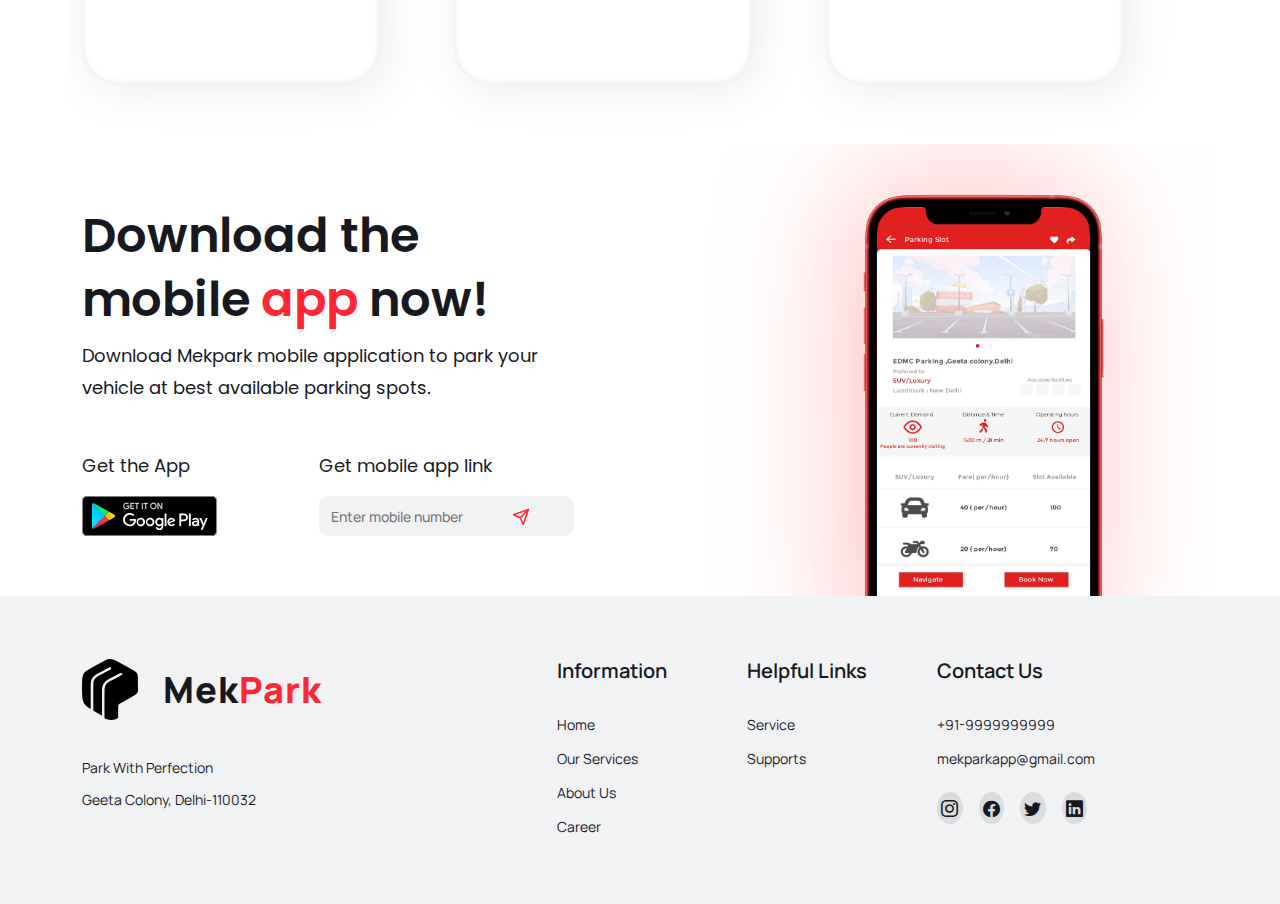
<file: service.html>
<!DOCTYPE html>
<html lang="en">
<head>
  <meta charset="utf-8">
  <meta content="width=device-width, initial-scale=1.0" name="viewport">

  <title>MekPark | Services</title>

  <!-- Favicons -->
  <link rel="icon" href="asset/img/favicon.png">

  <!-- Google Fonts -->
  <link rel="preconnect" href="https://fonts.gstatic.com">
  <link href="https://fonts.googleapis.com/css2?family=Manrope:wght@300;500;600;700;800&family=Poppins:wght@300;400;500;600;700;800&display=swap" rel="stylesheet">

  <!-- Vendor CSS Files -->
  <link href="asset/vendor/bootstrap/css/bootstrap.min.css" rel="stylesheet">
  <link href="asset/vendor/bootstrap-icons/bootstrap-icons.css" rel="stylesheet">

  <!-- Template Main CSS File -->
  <link href="asset/css/style.css" rel="stylesheet">
</head>

<body>

      <!-- ======= Header ======= -->
      <header id="header" class="header fixed-top">
        <div class="container-fluid container-xl d-flex align-items-center justify-content-between">

          <a href="index.html" class="logo d-flex align-items-center">
            <img src="asset/img/logo.svg" alt="logo">
            Mek<span>Park</span>
          </a>

          <nav id="navbar" class="navbar">
            <ul>
              <li><a class="nav-link scrollto" href="index.html">Home</a></li>
              <li><a class="nav-link scrollto active" href="service.html">Our Services</a></li>
              <li><a class="nav-link scrollto" href="about.html">About Us</a></li>
              <li><a class="nav-link scrollto" href="career.html">Career</a></li>
              <p class="copyright">© 2021 MekPark</p>
            </ul>
            <i class="bi bi-list mobile-nav-toggle"></i>
          </nav><!-- .navbar -->

        </div>
      </header>
      <!-- End Header -->

      <!-- Main Section -->
      <section class="container mt-50">
        <h1 class="section-header common-header">Our <span>Services</span></h1>
        <div class="d-flex f-d-column mt-5">
          <div class="col-lg-6">
            <img class="mycar" src="asset/img/services/bymycar.svg" alt="My Car">
          </div>
          <div class="col-lg-6">
            <p class="wvr-txt">Lorem ipsum dolor sit amet, consectetur adipiscing elit. Auctor neque sed imperdiet nibh lectus feugiat nunc sem. Lorem ipsum dolor sit amet, consectetur adipiscing elit. Auctor neque sed imperdiet nibh lectus feugiat nunc sem.Lorem ipsum dolor sit amet, consectetur adipiscing elit. Auctor neque sed imperdiet nibh lectus feugiat nunc sem.</p>
          </div>
        </div>
      </section>
      <!-- End Main Section -->

      <!-- Section -->
      <section class="container">
        <div class="w-100 d-flex f-d-column justify-content-between">
          <div class="col-lg-4 m-d-grid">
            <div class="white-container">
              <img src="asset/img/services/s1.svg" alt="Search">
              <p class="common-txt1">Search & Book A Parking Spot</p>
            </div>
          </div>
          <div class="col-lg-4 m-d-grid">
            <div class="white-container">
              <img style="width: 70%;" src="asset/img/services/s2.svg" alt="Search">
              <p class="common-txt1">Scan & Get Vehicle Information</p>
            </div>
          </div>
          <div class="col-lg-4 m-d-grid">
            <div class="white-container">
              <img src="asset/img/services/s3.svg" alt="Search">
              <p class="common-txt1">SOS & Emergency Towing</p>
            </div>
          </div>
        </div>
        <div class="w-100 d-flex f-d-column mt-5 justify-content-between">
          <div class="col-lg-4 m-d-grid">
            <div class="white-container">
              <img src="asset/img/services/s4.svg" alt="Services">
              <p class="common-txt1">Experienced & Ondemand Chaufeur Services</p>
            </div>
          </div>
          <div class="col-lg-4 m-d-grid">
            <div class="white-container">
              <img src="asset/img/services/s5.svg" alt="Valet">
              <p class="common-txt1">Experienced Valet Services</p>
            </div>
          </div>
          <div class="col-lg-4 m-d-grid">
            <div class="white-container">
              <img src="asset/img/services/s6.svg" alt="Cabs">
              <p class="common-txt1">Cabs & More</p>
            </div>
          </div>
        </div>
      </section>
      <!-- End  Section -->

      <!-- App link -->
      <section class="getlink container">
        <div class="d-flex m-view">
          <div class="col-lg-6">
            <div class="get-con">
              <h1>Download the mobile <span>app</span> now!</h1>
              <p>Download Mekpark mobile application to park your vehicle at best available parking spots.</p>
              <div class="getapp-con">
                <div class="col-lg-6">
                  <p>Get the App</p>
                  <a href=""><img src="asset/img/getapp.svg" alt=""></a>
                </div>
                <div class="col-lg-6">
                  <p>Get mobile app link</p>
                  <div class="position-relative">
                    <input placeholder="Enter mobile number">
                    <button type="submit">
                      <svg width="18" height="18" viewBox="0 0 18 18" fill="none" xmlns="http://www.w3.org/2000/svg">
                        <path fill-rule="evenodd" clip-rule="evenodd" d="M17.0303 0.969691C17.2341 1.17342 17.3031 1.47584 17.2079 1.74778L11.9579 16.7478C11.8563 17.038 11.5878 17.2369 11.2806 17.2494C10.9733 17.2619 10.6895 17.0856 10.5646 16.8046L7.6818 10.3182L1.1954 7.43538C0.914389 7.31049 0.738092 7.02671 0.750627 6.71945C0.763163 6.41219 0.961991 6.14371 1.25224 6.04213L16.2522 0.792127C16.5242 0.696948 16.8266 0.765962 17.0303 0.969691ZM9.14456 9.91612L11.167 14.4667L14.7064 4.35429L9.14456 9.91612ZM13.6457 3.29362L3.53331 6.83297L8.0839 8.85546L13.6457 3.29362Z" fill="#FF2734"/>
                      </svg>
                    </button>
                  </div>
                </div>
              </div>
            </div>
          </div>
          <div class="col-lg-6 s-mobile">
              <img style="filter: drop-shadow(-14px -12px 67px rgba(255, 39, 52, 0.3));" src="asset/img/mobile.png" alt="Get link mobile">
          </div>
        </div>
      </section>
      <!-- End App link -->

      <!-- footer -->
      <footer id="footer" class="footer">
        <div class="footer-top">
          <div class="container">
            <div class="row gy-4 t-align-center">
              <div class="col-lg-5 col-md-12 footer-info">
                <a href="index.html" class="logo d-flex align-items-center">
                  <img src="asset/img/logo.svg" alt="logo">
                  Mek<span>Park</span>
                </a>
                <br><p>Park With Perfection</p>
                <p>Geeta Colony, Delhi-110032</p>
              </div>

              <div class="col-lg-2 footer-links">
                <h4>Information</h4>
                <ul>
                  <li><a href="index.html">Home</a></li>
                  <li><a href="service.html">Our Services</a></li>
                  <li><a href="about.html">About Us</a></li>
                  <li><a href="career.html">Career</a></li>
                </ul>
              </div>

              <div class="col-lg-2 footer-links">
                <h4>Helpful Links</h4>
                <ul>
                  <li><a href="service.html">Service</a></li>
                  <li><a href="">Supports</a></li>
                </ul>
              </div>

              <div class="col-lg-2 footer-links">
                <h4>Contact Us</h4>
                <ul>
                    <li><a href="tel:+91">+91-9999999999</a></li>
                    <li><a href="mailto:cmekparkapp@gmail.com">mekparkapp@gmail.com</a></li>
                </ul>
                <div class="social-links mt-3">
                  <a href="#"><i class="bi bi-instagram bx bxl-instagram"></i></a>
                  <a href="#"><i class="bi bi-facebook"></i></a>
                  <a href="#"><i class="bi bi-twitter"></i></a>
                  <a href="#"><i class="bi bi-linkedin"></i></a>
                </div>
              </div>

            </div>
          </div>
        </div>
      </footer>
      <!-- End footer -->

    <!--- Scripts --->
    <script src="asset/js/main.js"></script>

  <script>

  </script>

  </body>
</html>
</file>
<file: asset/css/style.css>
/*--------------------------------------------------------------
# General
--------------------------------------------------------------*/
:root {
  scroll-behavior: smooth;
}
body {
  font-family: "Manrope", sans-serif;
  color: #FFFFFF;
}
a {
  color: #18191F;
  text-decoration: none;
}
a:hover {
  color: #FF2734;
  text-decoration: none;
}
h1, h2, h3, h4, h5, h6 {
  font-family: "Manrope", sans-serif;
}
.justify-items-center {
  justify-items: center;
}
ul {
  list-style: none;
  padding: 0;
  margin: 0;
}
.footer .footer-top .footer-links ul li:first-child {
    padding-top: 0;
}
.footer .footer-top .footer-links ul li {
    padding: 10px 0;
    display: flex;
    align-items: center;
}
span {
    color: #FF2734;
}
button {
    background-color: transparent;
    border: none;
}
/*--------------------------------------------------------------
# Sections
--------------------------------------------------------------*/
section {
  padding: 60px 0;
  overflow: hidden;
}

.section-header {
  text-align: center;
  padding-bottom: 40px;
}

@media (max-width: 768px) {
  section {
      padding: 20px 0;
      overflow: hidden;
    }
}

/*--------------------------------------------------------------
# Header
--------------------------------------------------------------*/
.header {
  transition: all 0.5s;
  z-index: 997;
  padding: 20px 0;
  background: #F1F2F4;
  box-shadow: 0 1px 0 #E5E9F2;
}

.header.header-scrolled {
  background: #fff;
  padding: 15px 0;
  box-shadow: 0 1px 0 #E5E9F2;
}

.header .logo {
  font-size: 30px;
  font-weight: 800;
  letter-spacing: 1px;
  color: #18191F;
  font-family: "Manrope", sans-serif;
  margin-top: 3px;
  line-height: 0;
}

.header .logo img {
  max-height: 40px;
  margin-right: 16px;
}

.header .logo span {
  color: #FF2734;
}

 @media (max-width: 777px) {
  .header .logo {
    font-size: 20px;
    font-weight: 800;
  }
  .header .logo span {
    font-size: 20px;
  }
  .header .logo img{
    height: 36px;
    display: block;
    padding-left: 5px;
  }

}

/*--------------------------------------------------------------
# Navigation Menu
--------------------------------------------------------------*/
/**
* Desktop Navigation
*/
.navbar {
  padding: 0;
}

.navbar ul {
  margin: 0;
  padding: 0;
  display: flex;
  list-style: none;
  align-items: center;
}

.navbar li {
  position: relative;
}

.navbar a {
  display: flex;
  align-items: center;
  justify-content: space-between;
  padding: 10px 0 10px 30px;
  font-family: "Manrope", sans-serif;
  font-size: 14px;
  font-weight: 700;
  color: #18191F;
  white-space: nowrap;
  transition: 0.3s;
}

.navbar a i {
  font-size: 12px;
  line-height: 0;
  margin-left: 5px;
}

.navbar a:hover, .navbar .active, .navbar li:hover > a {
  color: #FF2734;
}

/**
* Mobile Navigation
*/
.mobile-nav-toggle {
  padding-right: 15px;
  color: #FF2734;
  font-size: 28px;
  cursor: pointer;
  display: none;
  line-height: 0;
  transition: 0.5s;
}

.mobile-nav-toggle.bi-x {
  color: #FFFFFF;
}

@media (max-width: 991px) {
  .mobile-nav-toggle {
    display: block;
  }
  .navbar ul {
    display: none;
  }
}

.navbar-mobile {
  position: fixed;
  overflow: hidden;
  top: 0;
  right: 0;
  left: 0;
  bottom: 0;
  background: rgba(0, 0, 0, 0.7);
  transition: 0.3s;
}

.navbar-mobile .mobile-nav-toggle {
  position: absolute;
  top: 15px;
  right: 15px;
}

.navbar-mobile ul {
  display: block;
  position: absolute;
  top: 55px;
  right: 15px;
  bottom: 15px;
  left: 190px;
  padding: 10px 0;
  border-radius: 10px;
  background-color: #fff;
  overflow-y: auto;
  transition: 0.3s;
}

.navbar-mobile a {
  padding: 10px 20px;
  font-size: 13px;
  color: #18191F;
}
.copyright {
    display: none;
}
.navbar-mobile a:hover, .navbar-mobile .active, .navbar-mobile li:hover > a {
  color: #FF2734;
}
@media (max-width: 777px) {
    .copyright {
      display: block;
      position: absolute;
      padding: 10px 15px;
      font-size: 12px;
      color: #18191F;
      opacity: 25%;
      bottom: 0;
    }
}
/*--------------------------------------------------------------
# Home
--------------------------------------------------------------*/
.main-section {
    margin: 80px auto 0 auto;
}
.main-header {
    width: auto;
}
.main-header h1 {
    font-family: 'Manrope', sans-serif;
    font-weight: 800;
    font-size: 52px;
    line-height: 68px;
    color: #18191F;
}
.main-header p {
    font-family: 'Manrope', sans-serif;
    font-weight: 500;
    font-size: 18px;
    line-height: 26px;
    color: rgba(24, 25, 31, 0.6);
    margin-top: 42px;
}
.main-header a img{
    width: 159px;
    margin-top: 14px;
}
.m-view {
    position: relative;
    z-index: 103;
}
.animation {
    position: relative;
    bottom: 0;
    left: 0;
    height: 240px;
}
.animation .parking {
    position: relative;
    left: -15px;
    bottom: 390px;
    z-index: 101;
    width: 100%;
}
.animation .car {
    position: absolute;
    left: -15px;
    top: 75px;
    z-index: 102;
}
.common-header {
    font-family: 'Poppins', sans-serif;
    font-weight: 600;
    font-size: 48px;
    line-height: 140%;
    color: #18191F;
}
.wvr-parking {
    width: 90%;
}
.wvr-txt {
    width: 85%;
    font-family: 'Manrope', sans-serif;
    font-weight: 500;
    font-size: 24px;
    line-height: 148.2%;
    color: rgba(24, 25, 31, 0.6);
}
.theme-color {
    background-color: #F1F2F4;
}
.common-txt1 {
    font-family: 'Manrope', sans-serif;
    font-weight: 600;
    font-size: 24px;
    line-height: 32px;
    text-align: center;
    color: #18191F;
}
.common-txt2 {
    font-family: 'Manrope', sans-serif;
    font-weight: normal;
    font-size: 16px;
    line-height: 26px;
    color: #18191F;
}
.hiw-img-margin {
    margin-bottom: 16px;
}
.box:hover {
    transform: scale(0.8);
    transition-duration: 0.5s;
}
.ben-img {
    width: 75%;
}
.b-con {
    width: 513px;
    padding: 25px;
    background: rgba(236, 238, 241, 0.75);
    border-radius: 22px;
}
.black-line {
    width: 100%;
    border: 2px solid #18191F;
}
.p-circle {
    position: absolute;
    width: 440px;
    height: 220px;
    background: linear-gradient(180deg, #FFFFFF -50%, rgba(255, 255, 255, 0.04) 75%), #FF2734;
    bottom: -35px;
    border-radius: 0 0 300px 300px;
    padding: 60px;
}
.partner-img {
    width: auto;
    height: 65px;
}
.r-dot {
    width: 12px;
    height: 12px;
    border-radius: 100%;
    background: #FF2734;
    margin: 11px 11px 11px 0;
}
.f-r-revrse {
    flex-direction: row-reverse;
}

@media (max-width: 777px) {
    .main-header h1 {
        width: 70%;
        font-size: 24px;
        line-height: 36px;
    }
    .main-header p {
        width: 85%;
        font-size: 14px;
        line-height: 146.2%;
    }
    .main-header a img{
        width: 100px;
    }
    .top-back {
        width: 100%;
        left: auto;
        position: absolute;
        right: 185px;
    }
    .animation {
        height: auto;
        width: 100%;
    }
    .animation .parking {
        width: 150%;
        top: -5px;
        left: auto;
        right: 50%;
    }
    .animation .car {
        left: -15px;
        top: 62%;
        width: 30%;
    }
    .common-header {
        font-weight: 600;
        font-size: 24px;
        line-height: 36px;
    }
    .f-d-column {
        flex-direction: column;
    }
    .wvr-parking {
        width: 267px;
    }
    .wvr-txt {
        width: 100%;
        font-weight: 500;
        font-size: 14px;
        line-height: 21px;
        text-align: center;
        margin-top: 30px;
    }
    .m-box {
        margin: 20px auto;
    }
    .common-txt1 {
        font-size: 14px;
        line-height: 19px;
    }
    .common-txt2 {
        width: 75%;
        font-size: 10px;
        line-height: 15px;
    }
    .hiw-img-margin, .ben-img {
        width: 50%;
        justify-self: center;
    }
    .b-con {
        width: auto;
        padding: 28px;
        margin-top: 20px;
    }
    .offer-img {
        width: 60%;
        justify-self: center;
        margin-bottom: 20px;
    }
    .r-dot {
        width: 6px;
        height: 6px;
        margin: 7px 7px 7px 0;
    }
    .p-c-con {
        width: 291px;
        height: 150px;
    }
    .p-circle {
        width: 291px;
        height: 146px;
        transform: translate(-50%, -50%);
        top: 55%;
        left: 50%;
        padding: 35px;
    }
    .partner-img {
        width: auto;
        height: 50px;
    }
    .t-a-center {
        text-align: center;
    }
    .m-d-grid {
        display: grid;
    }
    .j-s-center {
        justify-self: center;
    }
}

/*--------------------------------------------------------------
# Services
--------------------------------------------------------------*/
.white-container {
    width: 80%;
    height: 430px;
    padding: 64px 48px;
    background: #FFFFFF;
    border-radius: 36px;
    box-shadow: inset 0 0 7px rgba(0, 0, 0, 0.12);
    filter: drop-shadow(6px 6px 22px rgba(0, 0, 0, 0.08));
    align-content: space-between;
    display: grid;
}
.mt-50 {
    margin-top: 70px;
}
.white-container img {
    width: 100%;
    justify-self: center;
}
@media (max-width: 777px) {
    .mycar {
        width: 100%;
    }
    .white-container {
        width: 313px;
        height: 364px;
        justify-self: center;
        margin-bottom: 25px;
    }
}
/*--------------------------------------------------------------
# Career
--------------------------------------------------------------*/
.c-resume {
    width: 60%;
}
.join-us {
    width: 181px;
    height: 57px;
    background: #FF2734;
    border-radius: 8px;
    color: #FFFFFF;
}
@media (max-width: 777px) {
    .join-us {
        width: 112px;
        height: 38px;
        border-radius: 5px;
        font-size: small;
        margin: auto;
    }
}
/*--------------------------------------------------------------
# About Us
--------------------------------------------------------------*/
.team-circle {
    width: 250px;
    height: 250px;
    border-radius: 100%;
}
.team-member1 {
    background: #FFFFFF url("../img/about/Team1.png") no-repeat center;
    background-size: cover;
}
.team-member2 {
    background: #FFFFFF url("../img/about/Team2.png") no-repeat center;
    background-size: cover;
}
.team-member3 {
    background: #FFFFFF url("../img/about/Team3.png") no-repeat center;
    background-size: cover;
}
.about-box:hover .team-circle {
    transform: scale(0.9);
    transition-duration: 0.5s;
}
@media (max-width: 777px) {
    .team-circle {
        width: 150px;
        height: 150px;
        border-radius: 100%;
    }
    .about-w {
        width: 80%;
    }
}
/*--------------------------------------------------------------
# Get App Link
--------------------------------------------------------------*/
.get-con {
    width: 85%;
}
.get-con h1{
    font-family: 'Poppins', sans-serif;
    font-weight: 600;
    font-size: 48px;
    line-height: 64px;
    color: #18191F;
}
.get-con p {
    font-family: 'Poppins', sans-serif;
    font-weight: normal;
    font-size: 18px;
    line-height: 32px;
    color: #18191F;
}
.getapp-con {
    width: auto;
    height: auto;
    margin-top: 48px;
    display: flex;
}
.getapp-con p {
    font-family: 'Poppins', sans-serif;
    font-weight: normal;
    font-size: 18px;
    line-height: 28px;
    color: #18191F;
}
.getapp-con a img{
    width: 135px;
}
.getapp-con input {
    width: 255px;
    height: 40px;
    background-color: #F1F2F4;
    border-radius: 9px;
    border: none;
    padding: 8px 12px;
    font-weight: 500;
    font-size: 14px;
    line-height: 24px;
    outline: none;
}
.getapp-con button{
    position: absolute;
    top: 6px;
    right: 20px;
}
.s-mobile {
    position: relative;
}
.s-mobile img {
    position: absolute;
    top: -30px;
    right: 75px;
    width: 50%;
}
@media (max-width: 777px) {
    .getlink {
        height: 550px;
    }
    .m-view {
        flex-direction: column;
    }
    .get-con {
        width: auto;
    }
    .get-con h1{
        width: 75%;
        font-weight: 800;
        font-size: 24px;
        line-height: 36px;
    }
    .get-con p {
        width: 75%;
        font-size: 12px;
        line-height: 20px;
    }
    .getapp-con {
        display: flex;
        justify-content: space-between;
    }
    .getapp-con p {
        width: auto;
        font-size: 12px;
        line-height: 20px;
    }
    .getapp-con a img{
        height: 31px;
        width: auto;
    }
    .getapp-con input {
        width: 195px;
        height: 31px;
        border-radius: 7px;
        font-weight: 500;
        font-size: 10px;
        line-height: 18px;
    }
    .getapp-con button{
        top: 1px;
        right: 5px;
    }
    .getapp-con button svg{
        width: 15px;
    }
    .s-mobile img {
        position: absolute;
        top: 25px;
        width: 50%;
        left: 25%;
    }
}
/*--------------------------------------------------------------
# Footer
--------------------------------------------------------------*/
.footer {
    background: #F1F2F4;
    font-size: 14px;
}
.footer .footer-top {
    padding: 60px 0 30px 0;
}
.footer .footer-top .footer-info, .footer .footer-top .footer-links  {
    margin-bottom: 30px;
}
.footer .footer-top .footer-info .logo {
    line-height: 0;
    margin-bottom: 15px;
}
.footer .footer-top .footer-info .logo img {
    width: 56px;
    margin-right: 25px;
}
.footer .footer-top .footer-info .logo {
    font-weight: 800;
    font-size: 36px;
    line-height: 33px;
    letter-spacing: 1px;
    color: #18191F;
    font-family: "Manrope", sans-serif;
    margin-top: 3px;
}
.footer .footer-top .footer-info .logo span {
    color: #FF2734;
}
.footer .footer-top .footer-info p {
    font-size: 14px;
    line-height: 24px;
    margin-bottom: 8px;
    color: #18191F;
    font-family: "Manrope", sans-serif;
}
.footer .footer-top h4 {
    font-size: 20px;
    font-weight: 600;
    line-height: 30px;
    color: #18191F;
    position: relative;
    padding-bottom: 24px;
}
.footer .footer-top .footer-links ul a {
    transition: 0.3s;
    display: inline-block;
    line-height: 1;
}
.social-links {
  display: flex;
}
.social-links a {
    font-size: 17px;
    width: 32px;
    height: 32px;
    border-radius: 100%;
    background-color: rgba(24, 25, 31, 0.1);
    display: grid;
    align-items: center;
    justify-items: center;
    color: #18191F;
    margin-right: 16px;
    transition: 0.3s;
}
.footer .footer-top .social-links a:hover {
    color: #FF2734;
}
@media (max-width: 777px) {
  .footer .footer-top .footer-links ul li, .footer .footer-top .footer-info .logo {
    justify-content: center;
  }
  .footer .footer-top .footer-info, .footer .footer-top .footer-links  {
    margin-bottom: 0;
  }
  .footer .footer-top .social-links {
    width: 60%;
    margin: auto;
    justify-content: space-around;
  }
  .footer .footer-top .social-links a {
    margin: 0;
  }
  .t-align-center {
    text-align: center;
  }
}

/*--------------------------------------------------------------
# Testimonials
--------------------------------------------------------------*/
#testimonial-slider{
    padding: 0 20px 35px 20px;
    text-align: center;
}
.testimonial {
    background: white;
    border-radius: 10px;
    padding: 40px;
    height: 250px;
}
.testimonial .description{
    font-family: 'Manrope', sans-serif;
    text-indent: 30px;
    position: relative;
    font-weight: normal;
    font-size: 15px;
    line-height: 25px;
    color: #18191F;
}
.testimonial .description:before{
    content: '“';
    font-family: 'Manrope', sans-serif;
    font-weight: 800;
    position: absolute;
    top: 0;
    left: -25px;
    font-size: 72px;
    color: #FF2734;
}
.owl-buttons{
    display: none;
}
.testimonial .title{
    font-family: 'Manrope', sans-serif;
    font-size: 18px;
    font-weight: 700;
    color: #FF2734;
    text-transform: capitalize;
    margin: 40px 0 0;
}
.testimonial .post{
    font-family: 'Manrope', sans-serif;
    display: block;
    font-size: 12px;
    color: #18191F;
}
.owl-pagination {
    display: flex;
    justify-content: space-around;
}
.owl-prev,
.owl-next {
    display: none;
}
.owl-theme .owl-controls{
    margin-top: 36px;
}
.owl-theme .owl-controls .owl-page span{
    width: 60px;
    height: 60px;
    border: 4px double #fff;
    border-radius: 50%;
    background: url("../img/testimonials/1.png") no-repeat;
    background-size: cover;
    transition: all 0.3s ease-in-out 0s;
}

.owl-theme .owl-controls .owl-page:nth-child(2) span{
    background: url("../img/testimonials/2.png") no-repeat;
    background-size: cover;
}
.owl-theme .owl-controls .owl-page:nth-child(3) span{
    background: url("../img/testimonials/3.png") no-repeat;
    background-size: cover;
}
.owl-theme .owl-controls .owl-page:nth-child(4) span{
    background: url("../img/testimonials/4.png") no-repeat;
    background-size: cover;
}
.owl-theme .owl-controls .owl-page:nth-child(5) span{
    background: url("../img/testimonials/5.png") no-repeat;
    background-size: cover;
}
.owl-theme .owl-controls .owl-page.active span,
.owl-theme .owl-controls .owl-page.active:hover span{
    border-color: #FF2734;
    opacity: 1;
}
.owl-theme .owl-controls.clickable .owl-page:hover span{
    opacity: 0.5;
}

@media (max-width: 777px) {
    .testimonial {
        padding: 30px;
        height: 400px;
    }
    .testimonial .description{
        font-size: 12px;
        line-height: 23px;
    }
    .owl-theme .owl-controls .owl-page span{
        width: 50px;
        height: 50px;
    }
}
</file>
<file: asset/css/animation.css>
.car {
  -webkit-animation: car 15s infinite;
  animation: 15s infinite car;
}
@keyframes car {
  0% {
      left: -15px;
  }
  40% {
      left: 1000px;
      top: 75px;
      transform: rotate(0deg);
  }

  75% {
      left: 1070px;
      top: 25px;
      transform: rotate(-90deg);
  }
  100% {
      left: 1070px;
      top: -240px;
      transform: rotate(-90deg);
  }
}

@media (max-width: 777px) {
    .car {
      -webkit-animation: car 10s infinite;
      animation: 10s infinite car;
    }
    @keyframes car {
        0% {
            left: -15px;
        }
        40% {
            left: 70%;
            top: 62%;
            transform: rotate(0deg);
        }

        75% {
            left: 75%;
            top: 50%;
            transform: rotate(-90deg);
        }
        100% {
            left: 75%;
            top: 15px;
            transform: rotate(-90deg);
        }
    }
}
</file>
